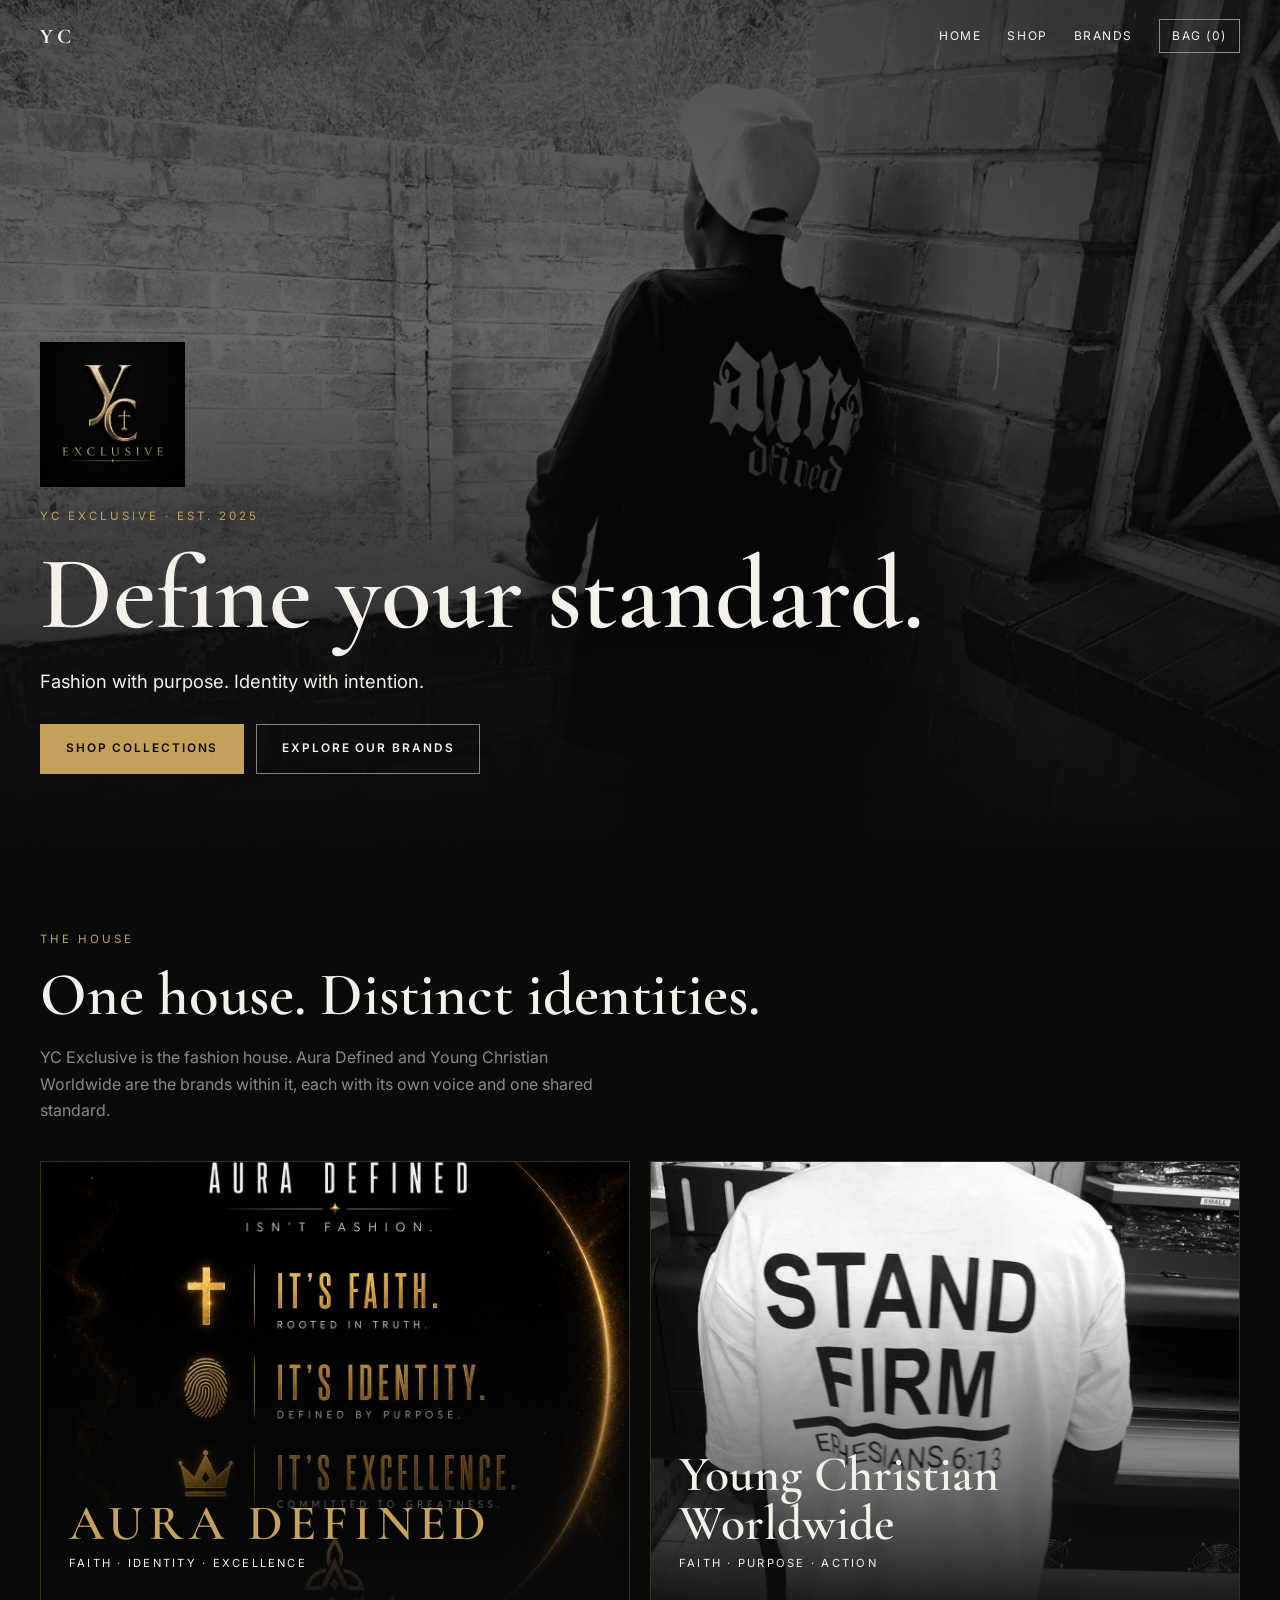
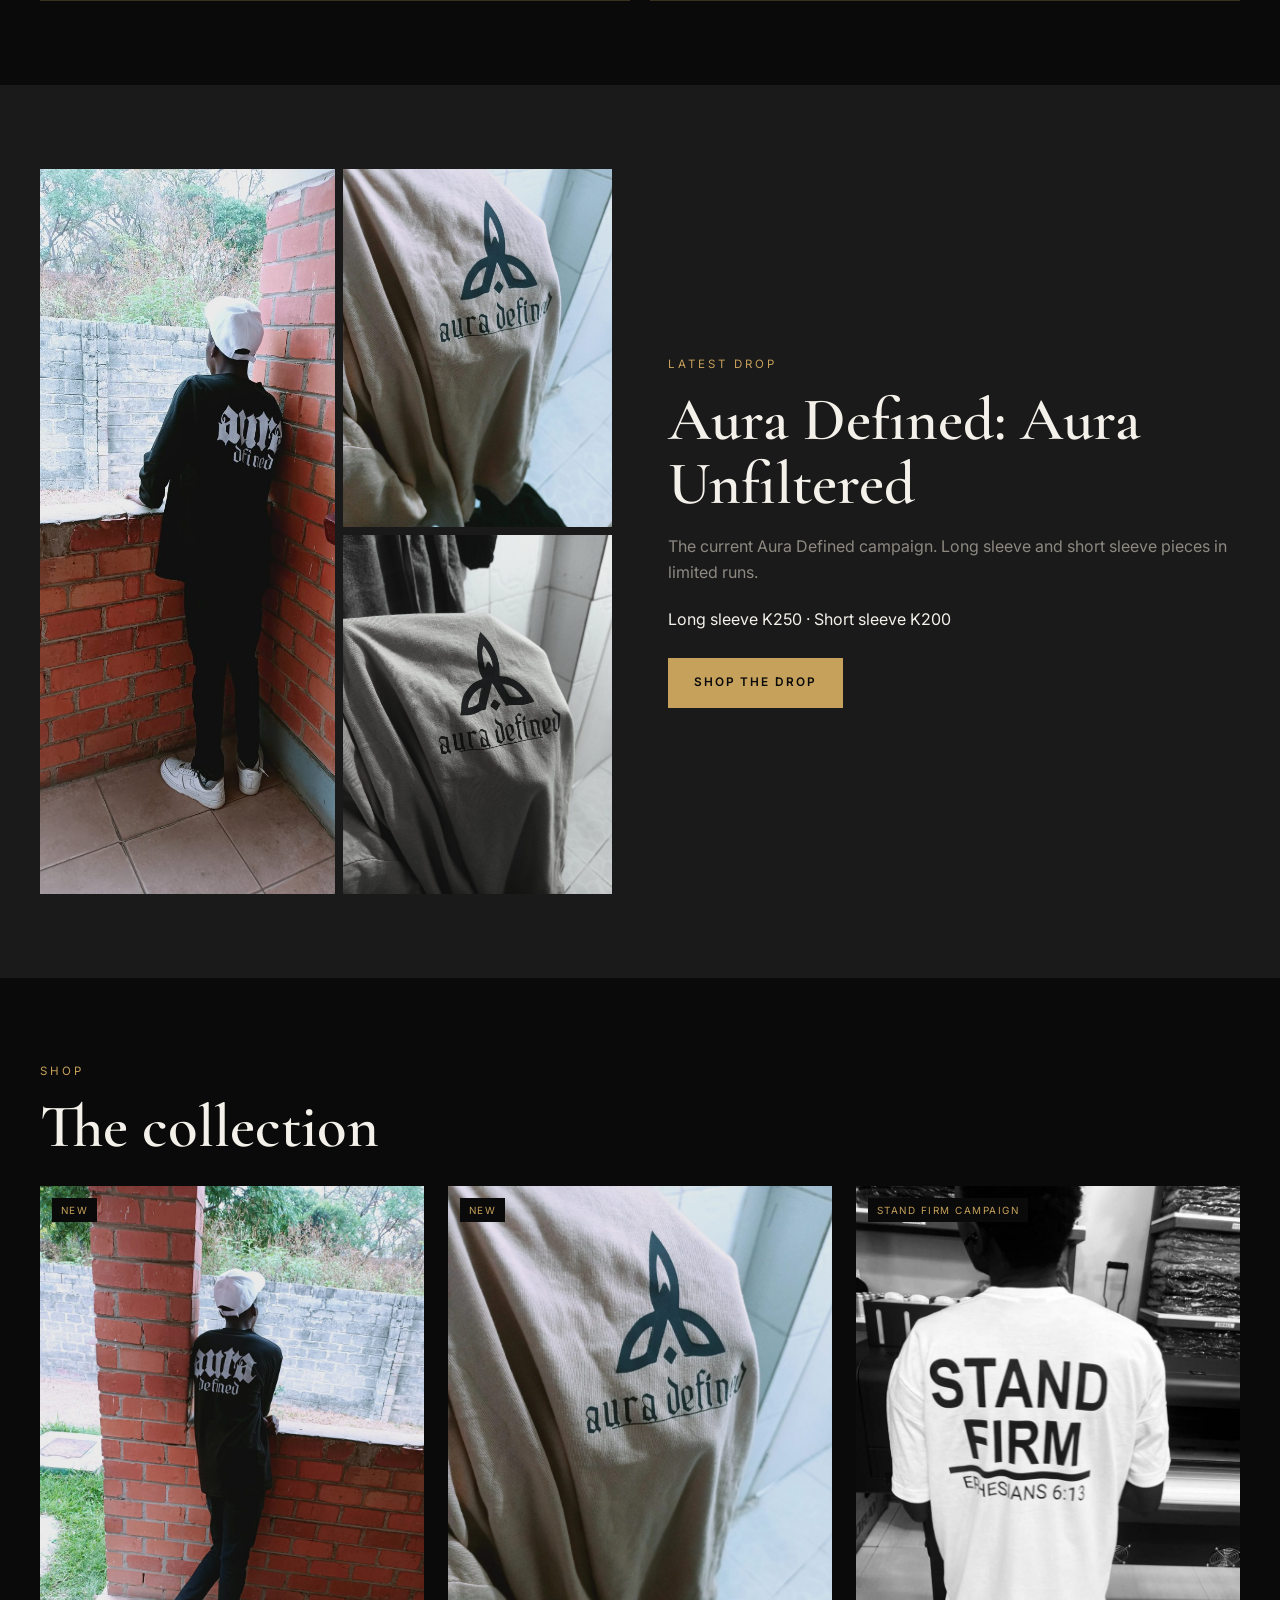
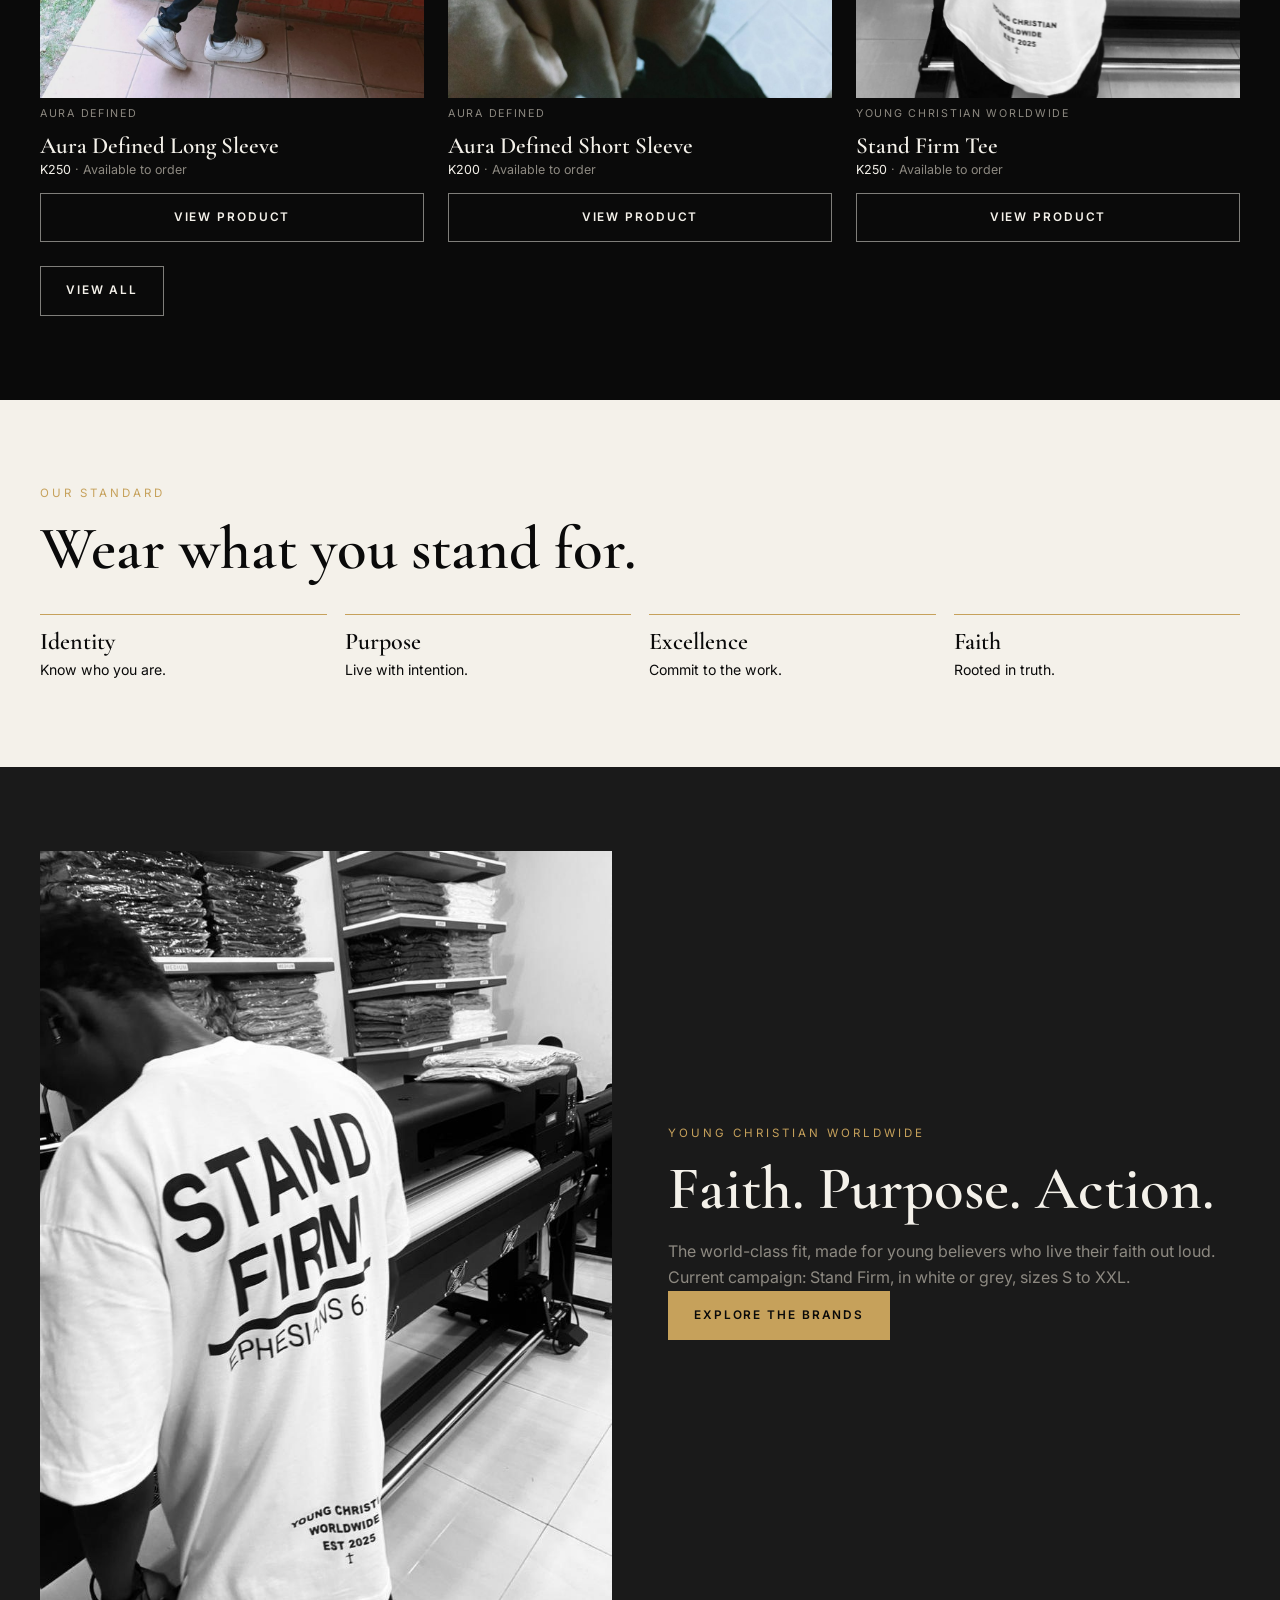
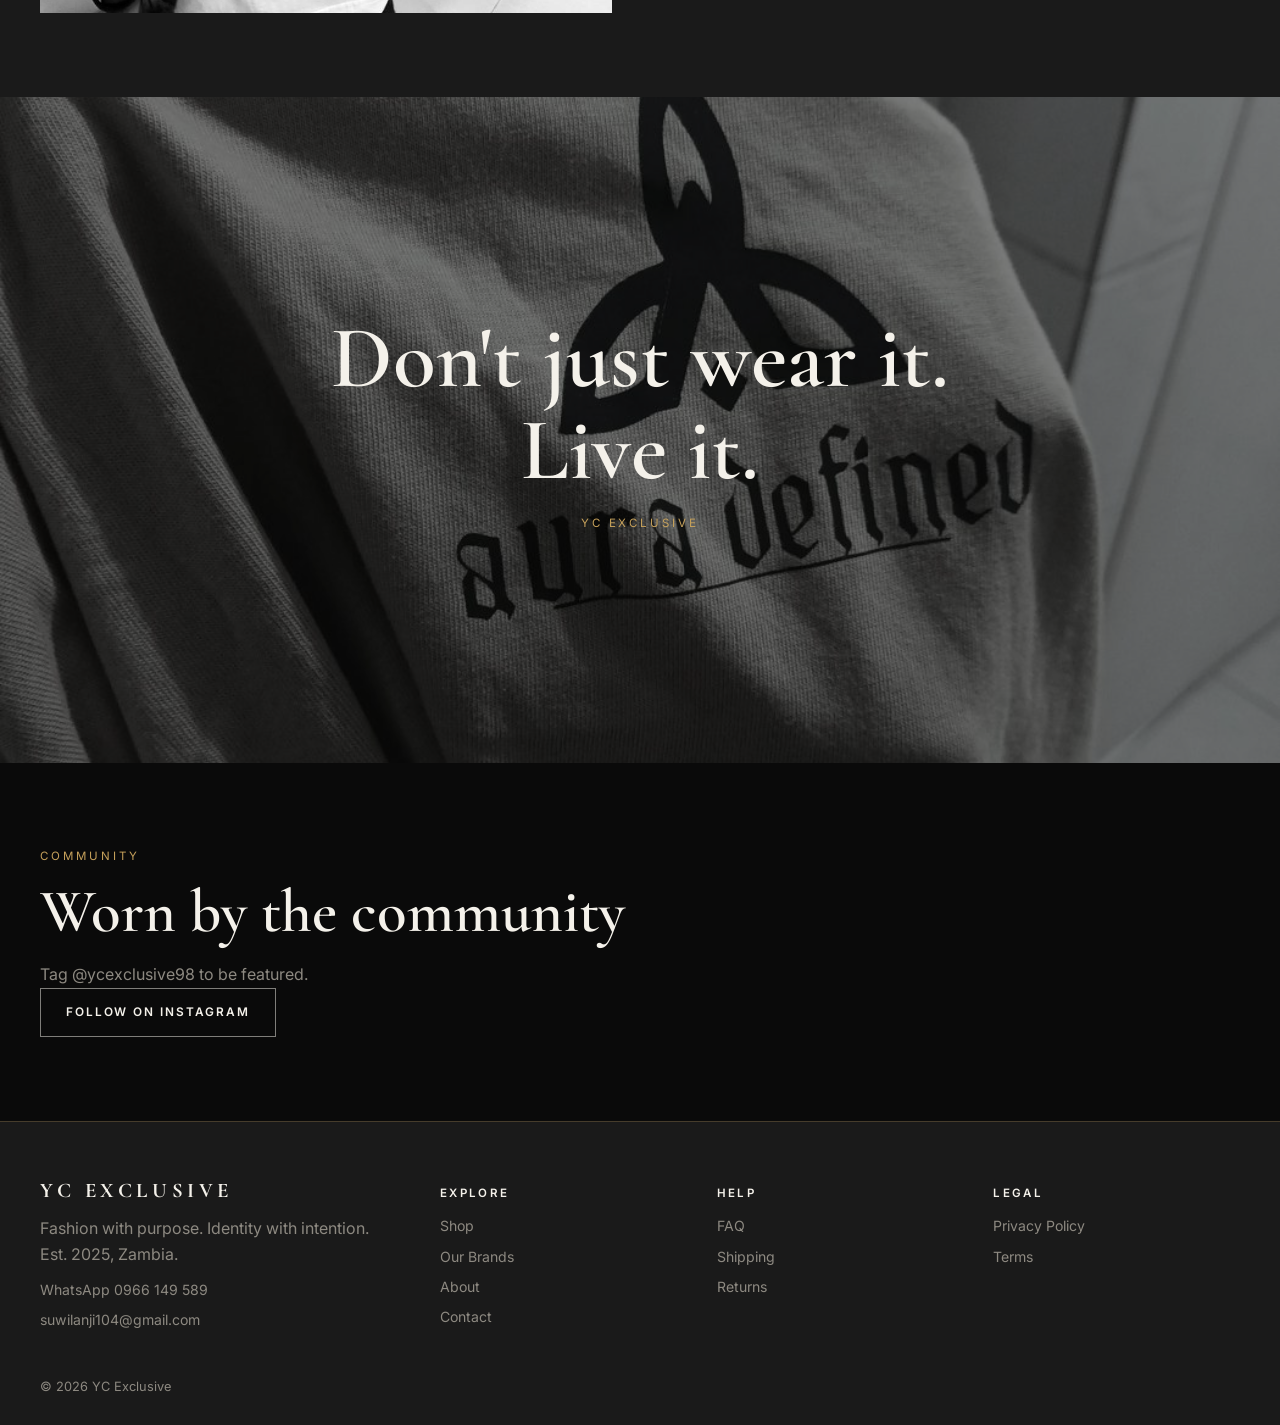
<file: index.html>
<!DOCTYPE html>
<html lang="en">

<head>
  <meta charset="UTF-8">
  <meta name="viewport" content="width=device-width, initial-scale=1">
  <meta name="description" content="YC EXCLUSIVE is a fashion house built on identity, purpose, faith and excellence.">
  <title>YC EXCLUSIVE | Define your standard</title>
  <link rel="preconnect" href="https://fonts.googleapis.com">
  <link rel="preconnect" href="https://fonts.gstatic.com" crossorigin>
  <link
    href="https://fonts.googleapis.com/css2?family=Cormorant+Garamond:wght@500;600;700&family=Inter:wght@400;500;600&display=swap"
    rel="stylesheet">
  <link rel="stylesheet" href="styles.css">
</head>

<body>
  <header class="site-header">
    <div class="wrap nav">
      <a class="wordmark" href="index.html">YC</a>
      <nav aria-label="Main navigation">
        <a href="index.html">Home</a><a href="pages/shop.html">Shop</a>
        <a href="pages/brands.html">Brands</a>
        <a class="bag-link" href="pages/cart.html">Bag (<span data-cart-count>0</span>)</a>
      </nav>
    </div>
  </header>
  <main>
    <section class="hero">
      <img class="hero-image" src="images/aura-unfiltered-brick.jpg" alt="">
      <div class="wrap hero-content"><img class="hero-mark" src="images/yc-logo-gold.jpg" alt="YC Exclusive">
        <span class="eyebrow">YC Exclusive · Est. 2025</span>
        <h1>Define your standard.</h1>
        <p>Fashion with purpose. Identity with intention.</p>
        <div class="actions"><a class="button" href="pages/shop.html">Shop collections</a>
          <a class="button outline" href="pages/brands.html">Explore our brands</a>
        </div>
      </div>
    </section>
    <section class="section">
      <div class="wrap">
        <span class="eyebrow">The House</span>
        <h2>One house. Distinct identities.</h2>
        <p class="muted intro">YC Exclusive is the fashion house. Aura Defined and Young Christian Worldwide are the
          brands within it, each with its own voice and one shared standard.</p>
        <div class="brand-cards">
          <a class="brand-card" href="pages/brands.html">
            <img src="images/aura-faith-identity-excellence.jpg" alt="Aura Defined"><span
              class="brand-card-copy"><strong class="aura">Aura Defined</strong><span>Faith ·
                Identity · Excellence</span></span></a>
          <a class="brand-card" href="pages/brands.html"><img src="images/yc-sf-white-back.jpg"
              alt="Young Christian Worldwide Stand Firm tee"><span class="brand-card-copy"><strong>Young Christian
                Worldwide</strong><span>Faith · Purpose · Action</span></span></a>
        </div>
      </div>
    </section>
    <section class="section charcoal">
      <div class="wrap split">
        <div class="mosaic"><img src="images/aura-unfiltered-brick.jpg" alt="Aura Unfiltered campaign"><img
            src="images/aura-beige-tee-detail.jpg" alt="Aura Defined tee detail"><img
            src="images/aura-unfiltered-bw.jpg" alt="Aura Unfiltered campaign portrait"></div>
        <div><span class="eyebrow">Latest drop</span>
          <h2>Aura Defined: Aura Unfiltered</h2>
          <p class="muted">The current Aura Defined campaign. Long sleeve and short sleeve pieces in limited runs.</p>
          <p class="price-note">Long sleeve K250 · Short sleeve K200</p><a class="button" href="pages/shop.html">Shop the
            drop</a>
        </div>
      </div>
    </section>
    <section class="section">
      <div class="wrap"><span class="eyebrow">Shop</span>
        <h2>The collection</h2>
        <div class="product-grid" data-products></div>
        <p class="section-action"><a class="button outline" href="pages/shop.html">View all</a></p>
      </div>
    </section>
    <section class="section ivory">
      <div class="wrap"><span class="eyebrow">Our standard</span>
        <h2>Wear what you stand for.</h2>
        <div class="values">
          <div><strong>Identity</strong><span>Know who you are.</span></div>
          <div><strong>Purpose</strong><span>Live with intention.</span></div>
          <div><strong>Excellence</strong><span>Commit to the work.</span></div>
          <div><strong>Faith</strong><span>Rooted in truth.</span></div>
        </div>
      </div>
    </section>
    <section class="section charcoal">
      <div class="wrap split"><img class="feature-image" src="images/yc-sf-white-back-shop.jpg"
          alt="Stand Firm tee, Ephesians 6:13">
        <div><span class="eyebrow">Young Christian Worldwide</span>
          <h2>Faith. Purpose. Action.</h2>
          <p class="muted">The world-class fit, made for young believers who live their faith out loud. Current
            campaign: Stand Firm, in white or grey, sizes S to XXL.</p><a class="button" href="pages/brands.html">Explore the
            brands</a>
        </div>
      </div>
    </section>
    <section class="campaign"><img src="images/aura-unfiltered-bw.jpg" alt="">
      <div>
        <h2>Don't just wear it.<br>Live it.</h2><span class="eyebrow">YC Exclusive</span>
      </div>
    </section>
    <section class="section">
      <div class="wrap"><span class="eyebrow">Community</span>
        <h2>Worn by the community</h2>
        <p class="muted">Tag @ycexclusive98 to be featured.</p><a class="button outline"
          href="https://www.instagram.com/ycexclusive98" target="_blank" rel="noopener">Follow on Instagram</a>
      </div>
    </section>
  </main>
  <footer class="site-footer">
    <div class="wrap footer-grid">
      <div><a class="wordmark" href="index.html">YC EXCLUSIVE</a>
        <p class="muted">Fashion with purpose. Identity with intention.<br>Est. 2025, Zambia.</p><a
          href="https://wa.me/260966149589">WhatsApp 0966 149 589</a><a
          href="mailto:suwilanji104@gmail.com">suwilanji104@gmail.com</a>
      </div>
      <div>
        <h3>Explore</h3>
        <a href="pages/shop.html">Shop</a>
        <a href="pages/brands.html">Our Brands</a>
        <a href="pages/about.html">About</a>
        <a href="pages/contact.html">Contact</a>
      </div>
      <div>
        <h3>Help</h3>
        <a href="pages/faq.html">FAQ</a>
        <a href="pages/shipping.html">Shipping</a>
        <a href="pages/returns.html">Returns</a>
      </div>
      <div>
        <h3>Legal</h3>
        <a href="pages/privacy.html">Privacy Policy</a>
        <a href="pages/terms.html">Terms</a>
      </div>
    </div>
    <div class="wrap copyright">© 2026 YC Exclusive</div>
  </footer>
  <script src="app.js" defer></script>
</body>

</html>
</file>
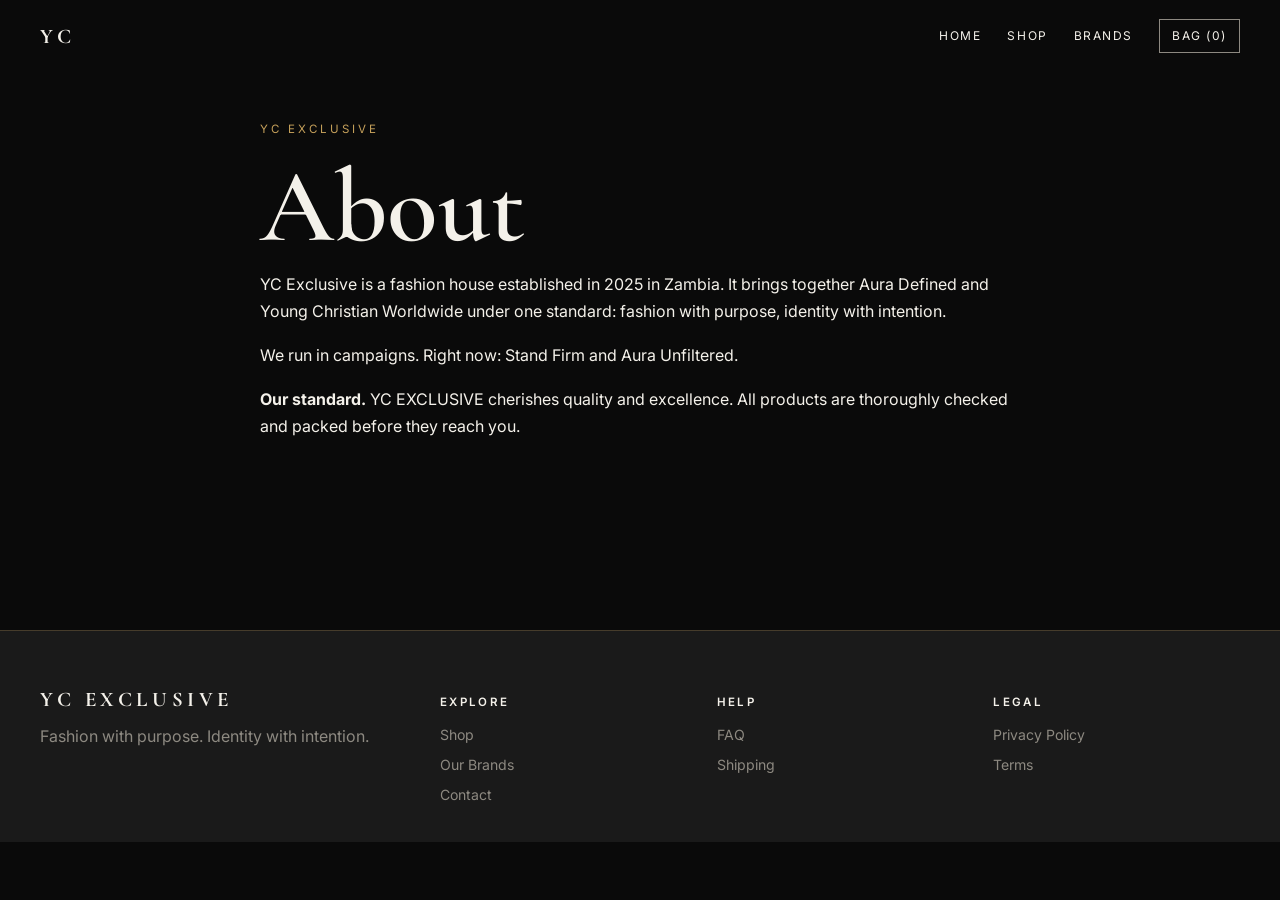
<file: pages/about.html>
<!DOCTYPE html>
<html lang="en">

<head>
    <meta charset="UTF-8">
    <base href="../pages/">
    <meta name="viewport" content="width=device-width, initial-scale=1">
    <title>About | YC EXCLUSIVE</title>
    <link rel="stylesheet" href="../styles.css">
</head>

<body>
    <header class="site-header">
        <div class="wrap nav"><a class="wordmark" href="../index.html">YC</a>
            <nav><a href="../index.html">Home</a><a href="shop.html">Shop</a><a href="brands.html">Brands</a><a
                    class="bag-link" href="cart.html">Bag (<span data-cart-count>0</span>)</a></nav>
        </div>
    </header>
    <main class="page-main">
        <div class="wrap narrow"><span class="eyebrow">YC Exclusive</span>
            <h1>About</h1>
            <p>YC Exclusive is a fashion house established in 2025 in Zambia. It brings together Aura Defined and Young
                Christian Worldwide under one standard: fashion with purpose, identity with intention.</p>
            <p>We run in campaigns. Right now: Stand Firm and Aura Unfiltered.</p>
            <p><strong>Our standard.</strong> YC EXCLUSIVE cherishes quality and excellence. All products are thoroughly
                checked and packed before they reach you.</p>
        </div>
    </main>
    <footer class="site-footer">
        <div class="wrap footer-grid">
            <div><a class="wordmark" href="../index.html">YC EXCLUSIVE</a>
                <p class="muted">Fashion with purpose. Identity with intention.</p>
            </div>
            <div>
                <h3>Explore</h3><a href="shop.html">Shop</a><a href="brands.html">Our Brands</a><a
                    href="contact.html">Contact</a>
            </div>
            <div>
                <h3>Help</h3><a href="faq.html">FAQ</a><a href="shipping.html">Shipping</a>
            </div>
            <div>
                <h3>Legal</h3><a href="privacy.html">Privacy Policy</a><a href="terms.html">Terms</a>
            </div>
        </div>
    </footer>
    <script src="../app.js" defer></script>
</body>

</html>
</file>
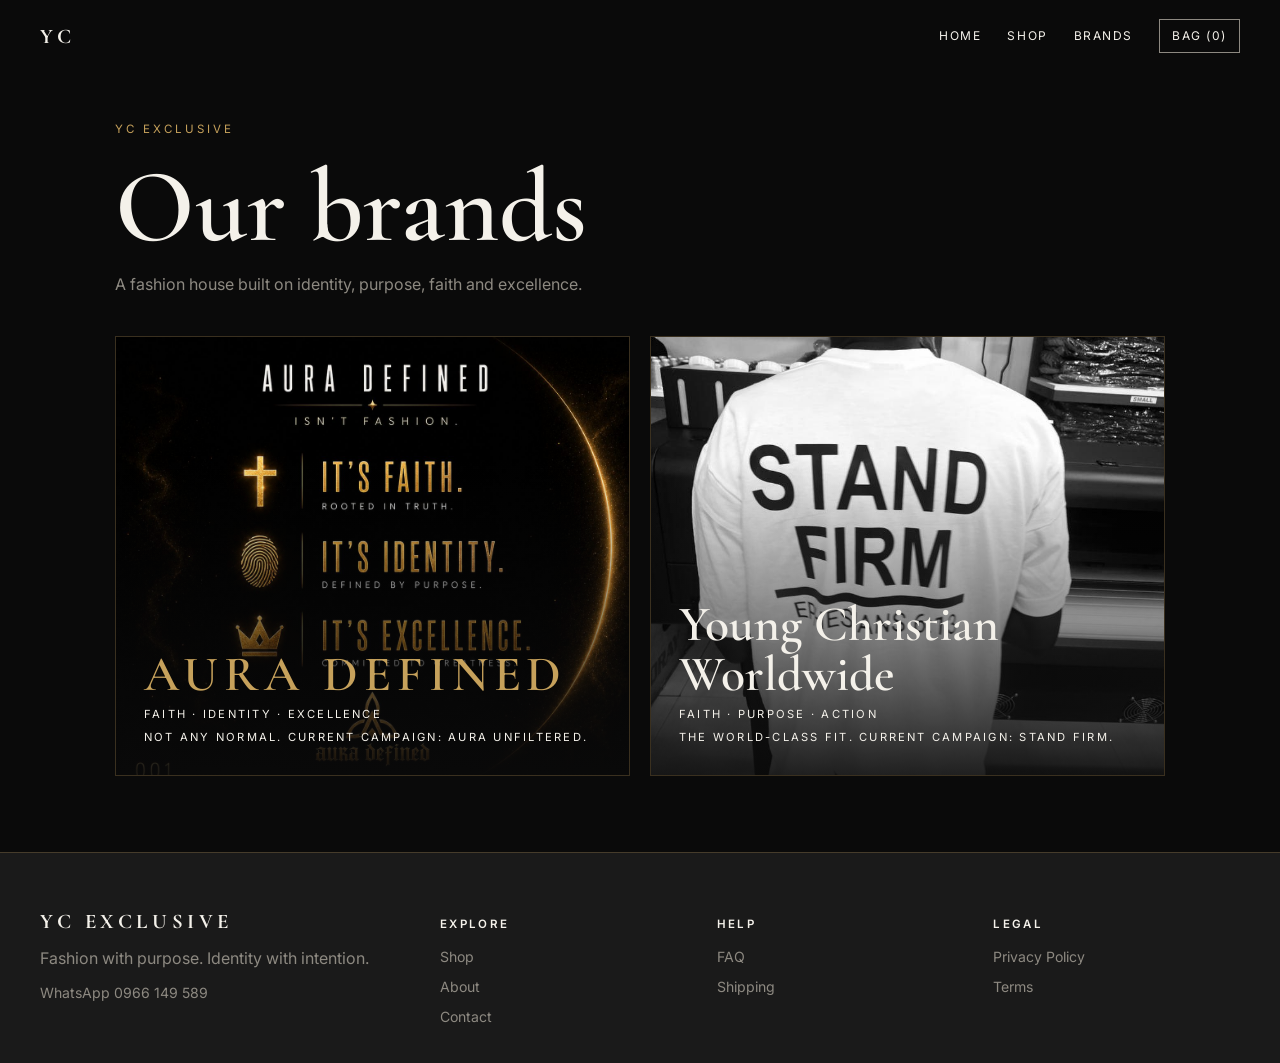
<file: pages/brands.html>
<!DOCTYPE html>
<html lang="en">

<head>
    <meta charset="UTF-8">
    <base href="../pages/">
    <meta name="viewport" content="width=device-width, initial-scale=1">
    <title>Our Brands | YC EXCLUSIVE</title>
    <link rel="preconnect" href="https://fonts.googleapis.com">
    <link rel="preconnect" href="https://fonts.gstatic.com" crossorigin>
    <link
        href="https://fonts.googleapis.com/css2?family=Cormorant+Garamond:wght@500;600;700&family=Inter:wght@400;500;600&display=swap"
        rel="stylesheet">
    <link rel="stylesheet" href="../styles.css">
</head>

<body>
    <header class="site-header">
        <div class="wrap nav"><a class="wordmark" href="../index.html">YC</a>
            <nav aria-label="Main navigation"><a href="../index.html">Home</a><a href="shop.html">Shop</a><a
                    href="brands.html">Brands</a><a class="bag-link" href="cart.html">Bag (<span
                        data-cart-count>0</span>)</a></nav>
        </div>
    </header>
    <main class="page-main">
        <div class="wrap"><span class="eyebrow">YC Exclusive</span>
            <h1>Our brands</h1>
            <p class="muted">A fashion house built on identity, purpose, faith and excellence.</p>
            <div class="brand-cards"><a class="brand-card" href="shop.html"><img
                        src="../images/aura-faith-identity-excellence.jpg" alt="Aura Defined"><span
                        class="brand-card-copy"><strong class="aura">Aura Defined</strong><span>Faith · Identity ·
                            Excellence</span><span>Not any normal. Current campaign: Aura
                            Unfiltered.</span></span></a><a class="brand-card" href="shop.html"><img
                        src="../images/yc-sf-white-back.jpg" alt="Young Christian Worldwide"><span
                        class="brand-card-copy"><strong>Young Christian Worldwide</strong><span>Faith · Purpose ·
                            Action</span><span>The world-class fit. Current campaign: Stand Firm.</span></span></a>
            </div>
        </div>
    </main>
    <footer class="site-footer">
        <div class="wrap footer-grid">
            <div><a class="wordmark" href="../index.html">YC EXCLUSIVE</a>
                <p class="muted">Fashion with purpose. Identity with intention.</p><a
                    href="https://wa.me/260966149589">WhatsApp 0966 149 589</a>
            </div>
            <div>
                <h3>Explore</h3><a href="shop.html">Shop</a><a href="about.html">About</a><a
                    href="contact.html">Contact</a>
            </div>
            <div>
                <h3>Help</h3><a href="faq.html">FAQ</a><a href="shipping.html">Shipping</a>
            </div>
            <div>
                <h3>Legal</h3><a href="privacy.html">Privacy Policy</a><a href="terms.html">Terms</a>
            </div>
        </div>
    </footer>
    <script src="../app.js" defer></script>
</body>

</html>
</file>
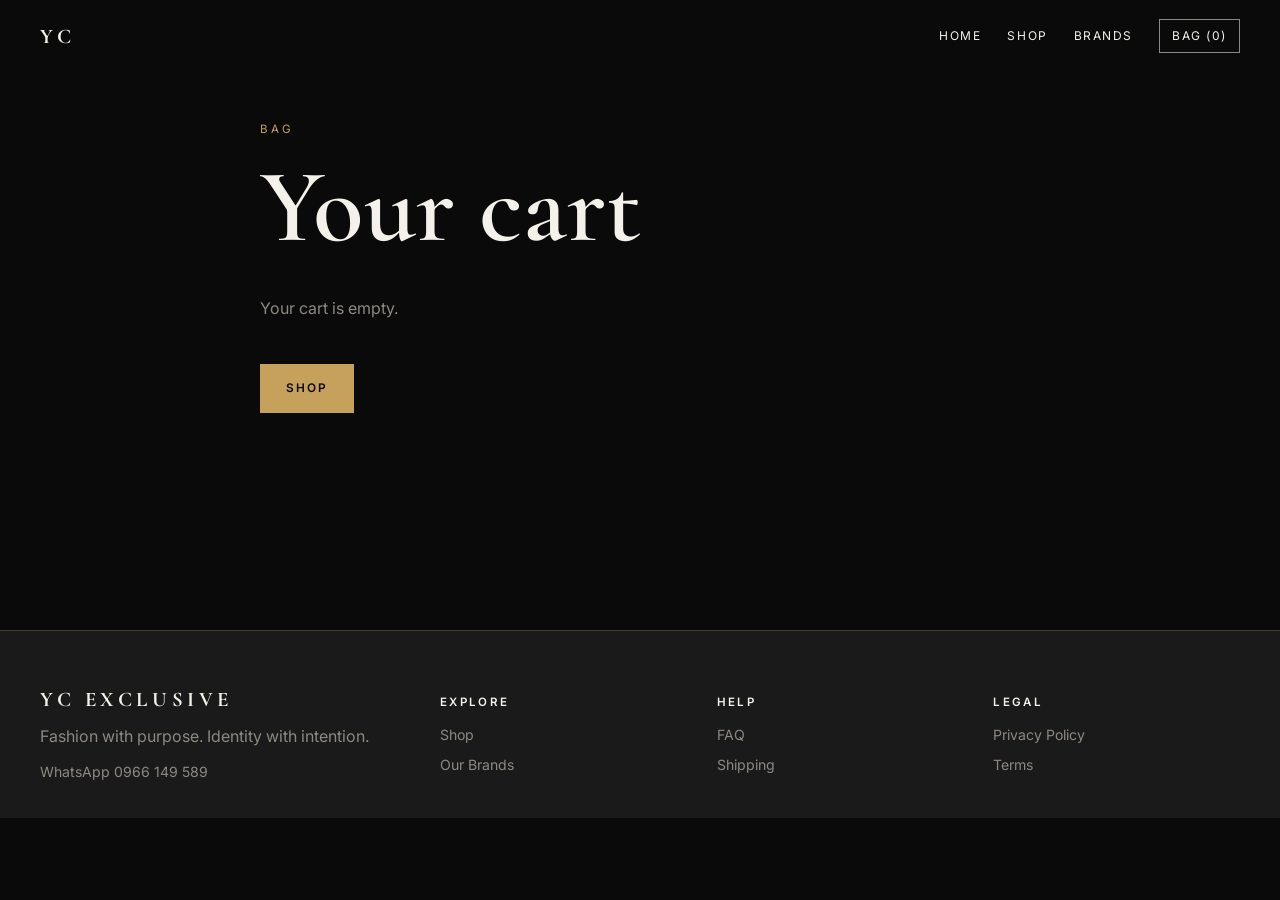
<file: pages/cart.html>
<!DOCTYPE html>
<html lang="en">

<head>
    <meta charset="UTF-8">
    <base href="../pages/">
    <meta name="viewport" content="width=device-width, initial-scale=1">
    <title>Your Bag | YC EXCLUSIVE</title>
    <link rel="preconnect" href="https://fonts.googleapis.com">
    <link rel="preconnect" href="https://fonts.gstatic.com" crossorigin>
    <link
        href="https://fonts.googleapis.com/css2?family=Cormorant+Garamond:wght@500;600;700&family=Inter:wght@400;500;600&display=swap"
        rel="stylesheet">
    <link rel="stylesheet" href="../styles.css">
</head>

<body>
    <header class="site-header">
        <div class="wrap nav"><a class="wordmark" href="../index.html">YC</a>
            <nav aria-label="Main navigation"><a href="../index.html">Home</a><a href="shop.html">Shop</a><a
                    href="brands.html">Brands</a><a class="bag-link" href="cart.html">Bag (<span
                        data-cart-count>0</span>)</a></nav>
        </div>
    </header>
    <main class="page-main">
        <div class="wrap narrow"><span class="eyebrow">Bag</span>
            <h1>Your cart</h1>
            <div data-cart-items></div>
        </div>
    </main>
    <footer class="site-footer">
        <div class="wrap footer-grid">
            <div><a class="wordmark" href="../index.html">YC EXCLUSIVE</a>
                <p class="muted">Fashion with purpose. Identity with intention.</p><a
                    href="https://wa.me/260966149589">WhatsApp 0966 149 589</a>
            </div>
            <div>
                <h3>Explore</h3><a href="shop.html">Shop</a><a href="brands.html">Our Brands</a>
            </div>
            <div>
                <h3>Help</h3><a href="faq.html">FAQ</a><a href="shipping.html">Shipping</a>
            </div>
            <div>
                <h3>Legal</h3><a href="privacy.html">Privacy Policy</a><a href="terms.html">Terms</a>
            </div>
        </div>
    </footer>
    <script src="../app.js" defer></script>
</body>

</html>
</file>
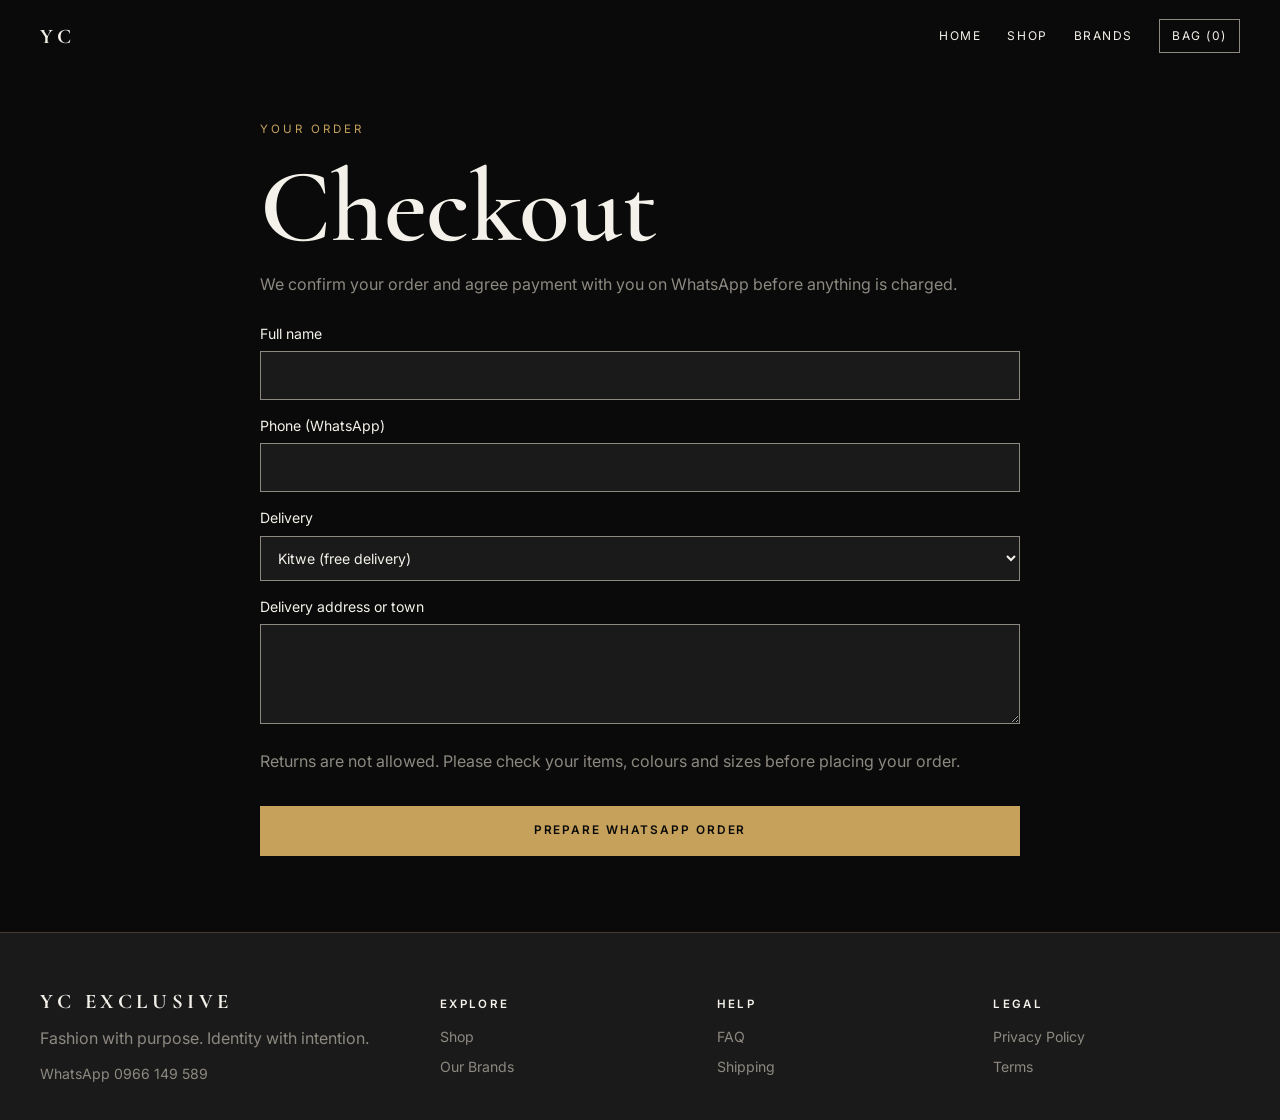
<file: pages/checkout.html>
<!DOCTYPE html>
<html lang="en">

<head>
    <meta charset="UTF-8">
    <base href="../pages/">
    <meta name="viewport" content="width=device-width, initial-scale=1">
    <title>Checkout | YC EXCLUSIVE</title>
    <link rel="preconnect" href="https://fonts.googleapis.com">
    <link rel="preconnect" href="https://fonts.gstatic.com" crossorigin>
    <link
        href="https://fonts.googleapis.com/css2?family=Cormorant+Garamond:wght@500;600;700&family=Inter:wght@400;500;600&display=swap"
        rel="stylesheet">
    <link rel="stylesheet" href="../styles.css">
</head>

<body>
    <header class="site-header">
        <div class="wrap nav"><a class="wordmark" href="../index.html">YC</a>
            <nav aria-label="Main navigation"><a href="../index.html">Home</a><a href="shop.html">Shop</a><a
                    href="brands.html">Brands</a><a class="bag-link" href="cart.html">Bag (<span
                        data-cart-count>0</span>)</a></nav>
        </div>
    </header>
    <main class="page-main">
        <div class="wrap narrow"><span class="eyebrow">Your order</span>
            <h1>Checkout</h1>
            <p class="muted">We confirm your order and agree payment with you on WhatsApp before anything is charged.
            </p>
            <form class="checkout-form" data-checkout><label>Full name<input name="name" autocomplete="name"
                        required></label><label>Phone (WhatsApp)<input name="phone" type="tel" autocomplete="tel"
                        required></label><label>Delivery<select name="delivery">
                        <option>Kitwe (free delivery)</option>
                        <option>Outside Kitwe (delivery fee applies)</option>
                    </select></label><label>Delivery address or town<textarea name="address"
                        required></textarea></label>
                <p class="muted">Returns are not allowed. Please check your items, colours and sizes before placing your
                    order.</p><button class="button" type="submit">Prepare WhatsApp order</button>
            </form>
            <section class="order-handoff" data-order-handoff hidden aria-live="polite">
                <h2>Order ready</h2>
                <p>Review your order message, then open WhatsApp and tap Send to place your order.</p><a class="button"
                    data-whatsapp-order target="_blank" rel="noopener">Open WhatsApp to send order</a><label
                    for="order-message">Order message (copy if WhatsApp does not open)</label><textarea
                    id="order-message" data-order-message readonly></textarea><button class="button outline"
                    type="button" data-confirm-sent>I've sent my order</button>
            </section>
        </div>
    </main>
    <footer class="site-footer">
        <div class="wrap footer-grid">
            <div><a class="wordmark" href="../index.html">YC EXCLUSIVE</a>
                <p class="muted">Fashion with purpose. Identity with intention.</p><a
                    href="https://wa.me/260966149589">WhatsApp 0966 149 589</a>
            </div>
            <div>
                <h3>Explore</h3><a href="shop.html">Shop</a><a href="brands.html">Our Brands</a>
            </div>
            <div>
                <h3>Help</h3><a href="faq.html">FAQ</a><a href="shipping.html">Shipping</a>
            </div>
            <div>
                <h3>Legal</h3><a href="privacy.html">Privacy Policy</a><a href="terms.html">Terms</a>
            </div>
        </div>
    </footer>
    <script src="../app.js" defer></script>
</body>

</html>
</file>
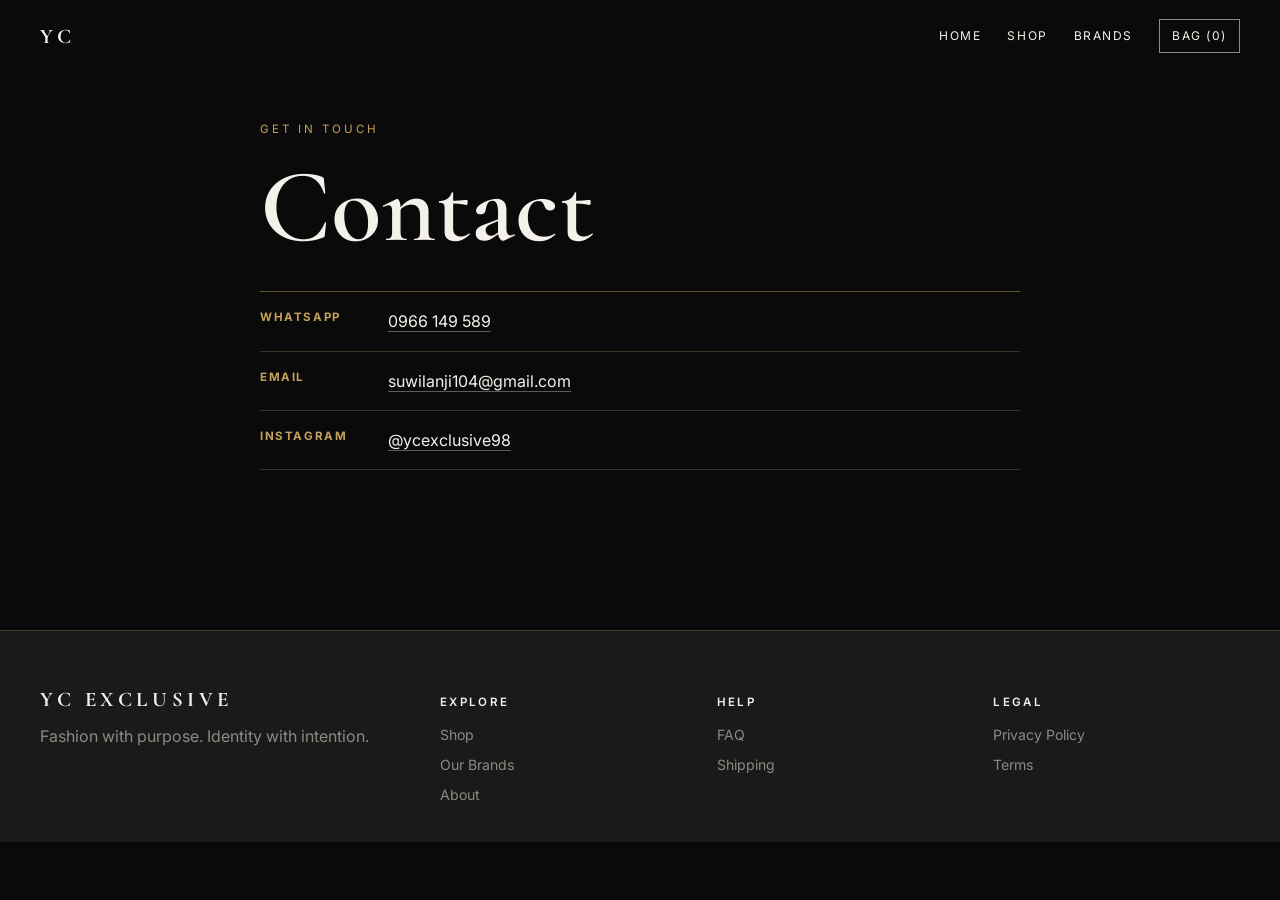
<file: pages/contact.html>
<!DOCTYPE html>
<html lang="en">

<head>
    <meta charset="UTF-8">
    <base href="../pages/">
    <meta name="viewport" content="width=device-width, initial-scale=1">
    <title>Contact | YC EXCLUSIVE</title>
    <link rel="stylesheet" href="../styles.css">
</head>

<body>
    <header class="site-header">
        <div class="wrap nav"><a class="wordmark" href="../index.html">YC</a>
            <nav><a href="../index.html">Home</a><a href="shop.html">Shop</a><a href="brands.html">Brands</a><a
                    class="bag-link" href="cart.html">Bag (<span data-cart-count>0</span>)</a></nav>
        </div>
    </header>
    <main class="page-main">
        <div class="wrap narrow"><span class="eyebrow">Get in touch</span>
            <h1>Contact</h1>
            <div class="contact-details" aria-label="Contact details">
                <p><strong>WhatsApp</strong><a href="https://wa.me/260966149589">0966 149 589</a></p>
                <p><strong>Email</strong><a href="mailto:suwilanji104@gmail.com">suwilanji104@gmail.com</a></p>
                <p><strong>Instagram</strong><a href="https://www.instagram.com/ycexclusive98">@ycexclusive98</a></p>
            </div>
        </div>
    </main>
    <footer class="site-footer">
        <div class="wrap footer-grid">
            <div><a class="wordmark" href="../index.html">YC EXCLUSIVE</a>
                <p class="muted">Fashion with purpose. Identity with intention.</p>
            </div>
            <div>
                <h3>Explore</h3><a href="shop.html">Shop</a><a href="brands.html">Our Brands</a><a
                    href="about.html">About</a>
            </div>
            <div>
                <h3>Help</h3><a href="faq.html">FAQ</a><a href="shipping.html">Shipping</a>
            </div>
            <div>
                <h3>Legal</h3><a href="privacy.html">Privacy Policy</a><a href="terms.html">Terms</a>
            </div>
        </div>
    </footer>
    <script src="../app.js" defer></script>
</body>

</html>
</file>
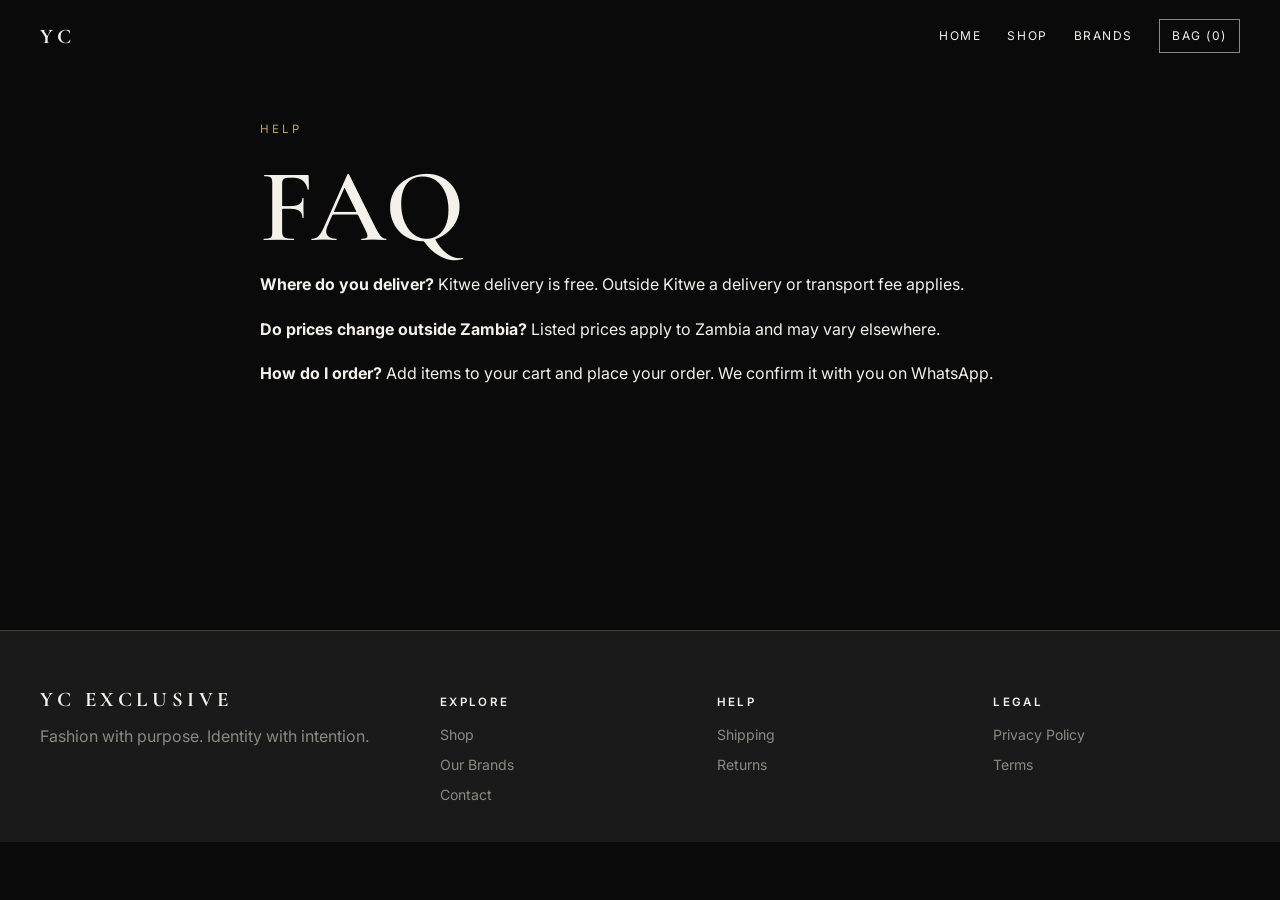
<file: pages/faq.html>
<!DOCTYPE html>
<html lang="en">

<head>
    <meta charset="UTF-8">
    <base href="../pages/">
    <meta name="viewport" content="width=device-width, initial-scale=1">
    <title>FAQ | YC EXCLUSIVE</title>
    <link rel="stylesheet" href="../styles.css">
</head>

<body>
    <header class="site-header">
        <div class="wrap nav"><a class="wordmark" href="../index.html">YC</a>
            <nav><a href="../index.html">Home</a><a href="shop.html">Shop</a><a href="brands.html">Brands</a><a
                    class="bag-link" href="cart.html">Bag (<span data-cart-count>0</span>)</a></nav>
        </div>
    </header>
    <main class="page-main">
        <div class="wrap narrow"><span class="eyebrow">Help</span>
            <h1>FAQ</h1>
            <p><strong>Where do you deliver?</strong> Kitwe delivery is free. Outside Kitwe a delivery or transport fee
                applies.</p>
            <p><strong>Do prices change outside Zambia?</strong> Listed prices apply to Zambia and may vary elsewhere.
            </p>
            <p><strong>How do I order?</strong> Add items to your cart and place your order. We confirm it with you on
                WhatsApp.</p>
        </div>
    </main>
    <footer class="site-footer">
        <div class="wrap footer-grid">
            <div><a class="wordmark" href="../index.html">YC EXCLUSIVE</a>
                <p class="muted">Fashion with purpose. Identity with intention.</p>
            </div>
            <div>
                <h3>Explore</h3><a href="shop.html">Shop</a><a href="brands.html">Our Brands</a><a
                    href="contact.html">Contact</a>
            </div>
            <div>
                <h3>Help</h3><a href="shipping.html">Shipping</a><a href="returns.html">Returns</a>
            </div>
            <div>
                <h3>Legal</h3><a href="privacy.html">Privacy Policy</a><a href="terms.html">Terms</a>
            </div>
        </div>
    </footer>
    <script src="../app.js" defer></script>
</body>

</html>
</file>
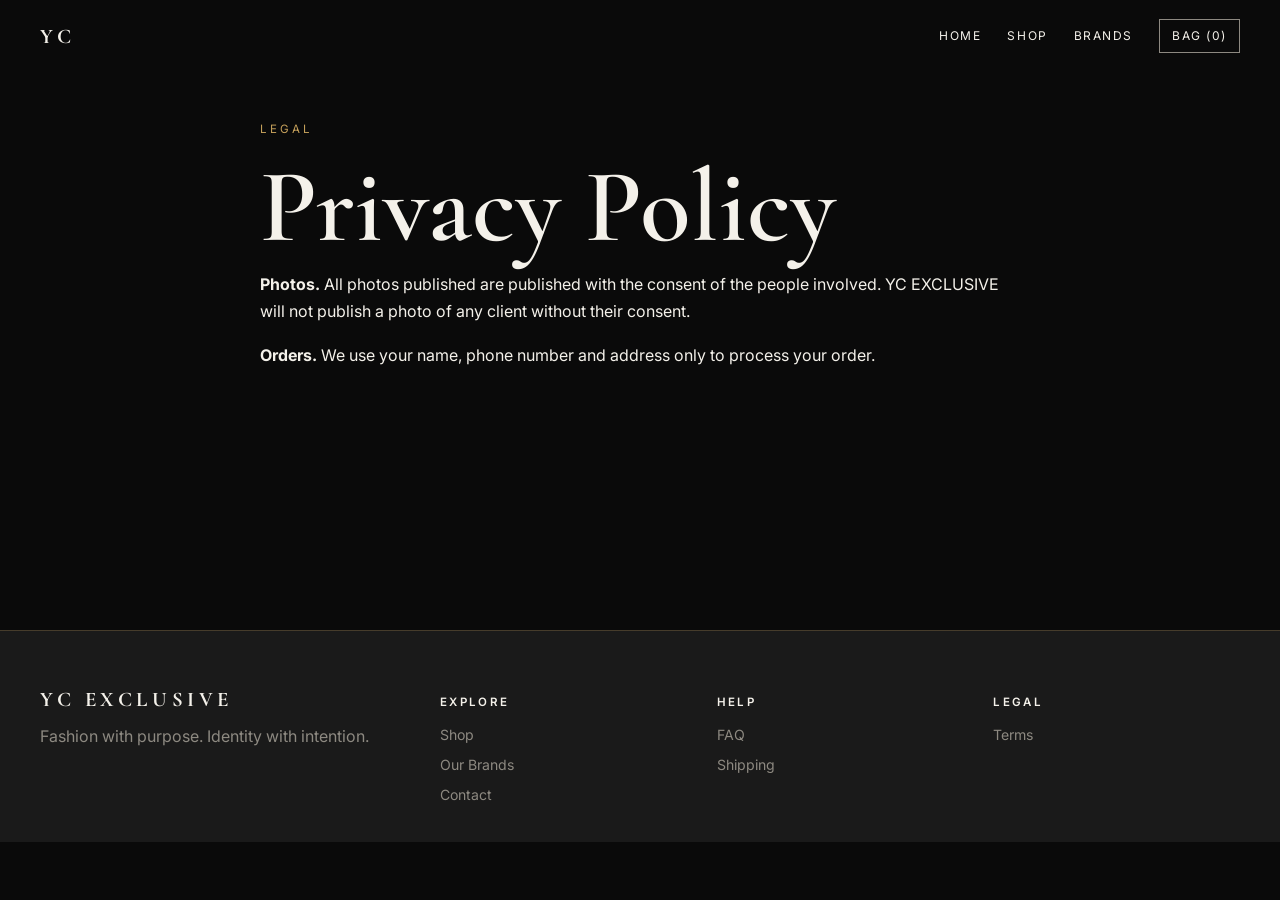
<file: pages/privacy.html>
<!DOCTYPE html>
<html lang="en">

<head>
    <meta charset="UTF-8">
    <base href="../pages/">
    <meta name="viewport" content="width=device-width, initial-scale=1">
    <title>Privacy Policy | YC EXCLUSIVE</title>
    <link rel="stylesheet" href="../styles.css">
    <script src="../app.js" defer></script>
</head>

<body>
    <header class="site-header">
        <div class="wrap nav"><a class="wordmark" href="../index.html">YC</a>
            <nav><a href="../index.html">Home</a><a href="shop.html">Shop</a><a href="brands.html">Brands</a><a
                    class="bag-link" href="cart.html">Bag (<span data-cart-count>0</span>)</a></nav>
        </div>
    </header>
    <main class="page-main">
        <div class="wrap narrow"><span class="eyebrow">Legal</span>
            <h1>Privacy Policy</h1>
            <p><strong>Photos.</strong> All photos published are published with the consent of the people involved. YC
                EXCLUSIVE will not publish a photo of any client without their consent.</p>
            <p><strong>Orders.</strong> We use your name, phone number and address only to process your order.</p>
        </div>
    </main>
    <footer class="site-footer">
        <div class="wrap footer-grid">
            <div><a class="wordmark" href="../index.html">YC EXCLUSIVE</a>
                <p class="muted">Fashion with purpose. Identity with intention.</p>
            </div>
            <div>
                <h3>Explore</h3><a href="shop.html">Shop</a><a href="brands.html">Our Brands</a><a
                    href="contact.html">Contact</a>
            </div>
            <div>
                <h3>Help</h3><a href="faq.html">FAQ</a><a href="shipping.html">Shipping</a>
            </div>
            <div>
                <h3>Legal</h3><a href="terms.html">Terms</a>
            </div>
        </div>
    </footer>
    <script src="../app.js" defer></script>
</body>

</html>
</file>
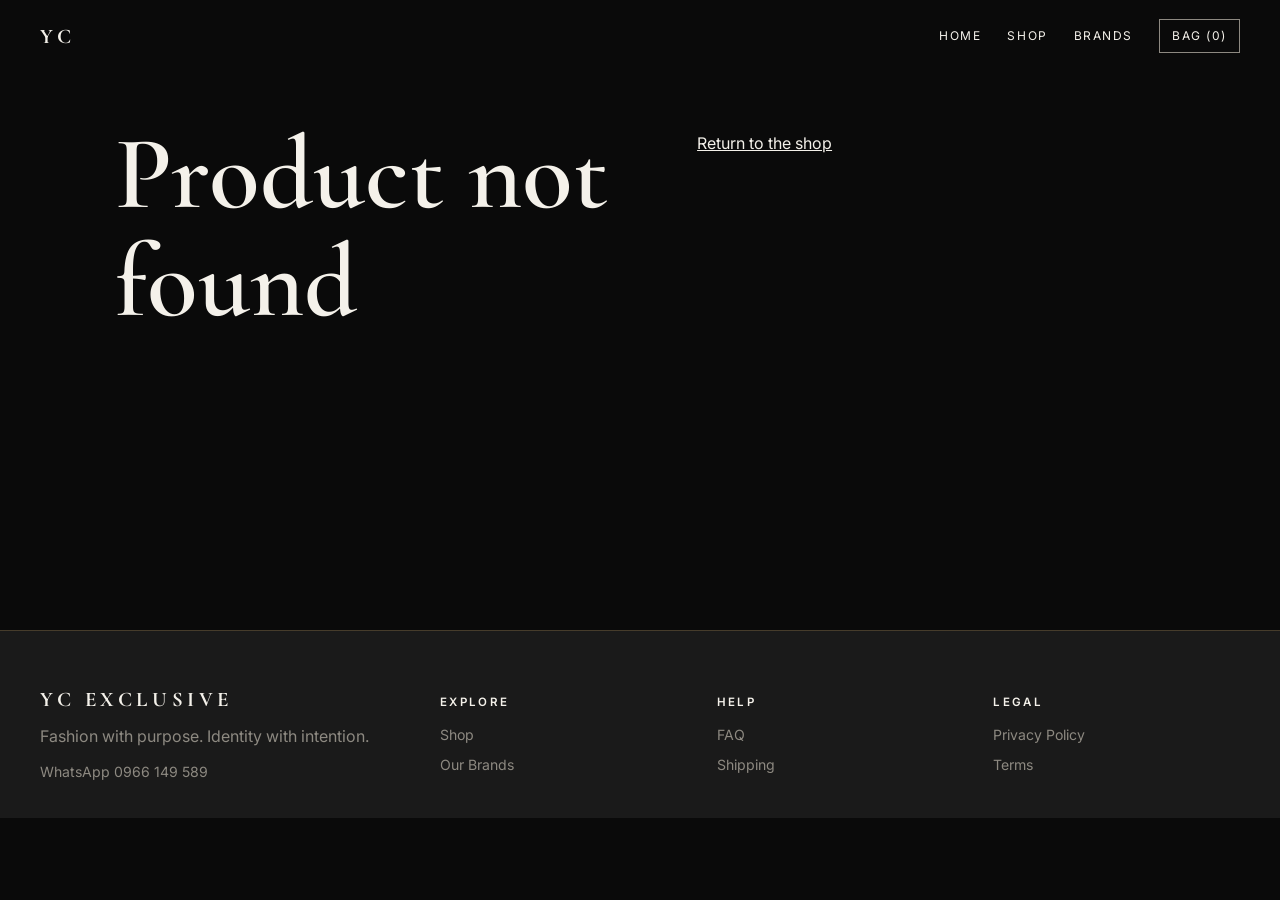
<file: pages/product.html>
<!DOCTYPE html>
<html lang="en">

<head>
    <meta charset="UTF-8">
    <base href="../pages/">
    <meta name="viewport" content="width=device-width, initial-scale=1">
    <title>Product | YC EXCLUSIVE</title>
    <link rel="preconnect" href="https://fonts.googleapis.com">
    <link rel="preconnect" href="https://fonts.gstatic.com" crossorigin>
    <link
        href="https://fonts.googleapis.com/css2?family=Cormorant+Garamond:wght@500;600;700&family=Inter:wght@400;500;600&display=swap"
        rel="stylesheet">
    <link rel="stylesheet" href="../styles.css">
</head>

<body>
    <header class="site-header">
        <div class="wrap nav"><a class="wordmark" href="../index.html">YC</a>
            <nav aria-label="Main navigation"><a href="../index.html">Home</a><a href="shop.html">Shop</a><a
                    href="brands.html">Brands</a><a class="bag-link" href="cart.html">Bag (<span
                        data-cart-count>0</span>)</a></nav>
        </div>
    </header>
    <main class="page-main">
        <div class="wrap product-detail" data-product-detail></div>
    </main>
    <footer class="site-footer">
        <div class="wrap footer-grid">
            <div><a class="wordmark" href="../index.html">YC EXCLUSIVE</a>
                <p class="muted">Fashion with purpose. Identity with intention.</p><a
                    href="https://wa.me/260966149589">WhatsApp 0966 149 589</a>
            </div>
            <div>
                <h3>Explore</h3><a href="shop.html">Shop</a><a href="brands.html">Our Brands</a>
            </div>
            <div>
                <h3>Help</h3><a href="faq.html">FAQ</a><a href="shipping.html">Shipping</a>
            </div>
            <div>
                <h3>Legal</h3><a href="privacy.html">Privacy Policy</a><a href="terms.html">Terms</a>
            </div>
        </div>
    </footer>
    <script src="../app.js" defer></script>
</body>

</html>
</file>
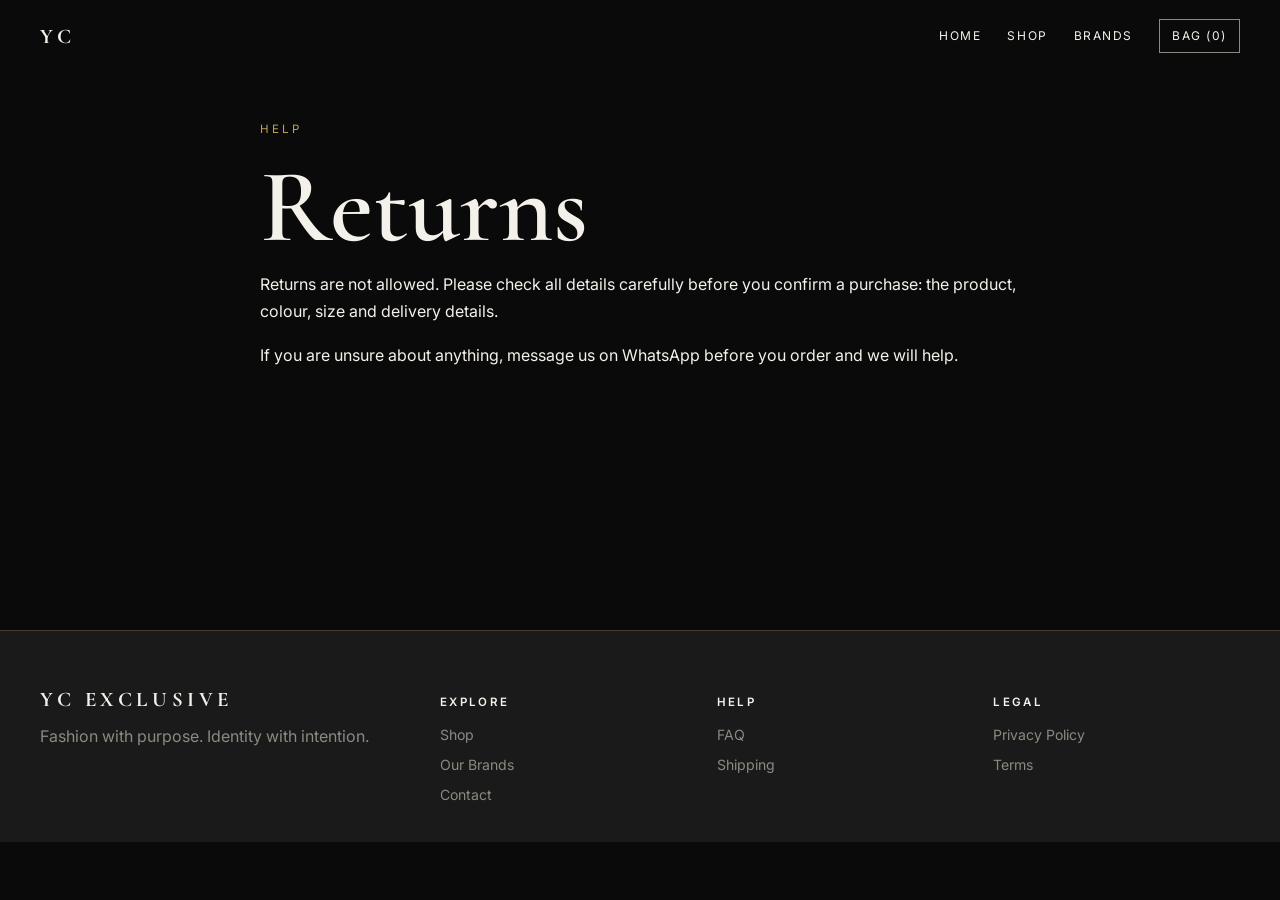
<file: pages/returns.html>
<!DOCTYPE html>
<html lang="en">

<head>
    <meta charset="UTF-8">
    <base href="../pages/">
    <meta name="viewport" content="width=device-width, initial-scale=1">
    <title>Returns | YC EXCLUSIVE</title>
    <link rel="stylesheet" href="../styles.css">
</head>

<body>
    <header class="site-header">
        <div class="wrap nav"><a class="wordmark" href="../index.html">YC</a>
            <nav><a href="../index.html">Home</a><a href="shop.html">Shop</a><a href="brands.html">Brands</a><a
                    class="bag-link" href="cart.html">Bag (<span data-cart-count>0</span>)</a></nav>
        </div>
    </header>
    <main class="page-main">
        <div class="wrap narrow"><span class="eyebrow">Help</span>
            <h1>Returns</h1>
            <p>Returns are not allowed. Please check all details carefully before you confirm a purchase: the product,
                colour, size and delivery details.</p>
            <p>If you are unsure about anything, message us on WhatsApp before you order and we will help.</p>
        </div>
    </main>
    <footer class="site-footer">
        <div class="wrap footer-grid">
            <div><a class="wordmark" href="../index.html">YC EXCLUSIVE</a>
                <p class="muted">Fashion with purpose. Identity with intention.</p>
            </div>
            <div>
                <h3>Explore</h3><a href="shop.html">Shop</a><a href="brands.html">Our Brands</a><a
                    href="contact.html">Contact</a>
            </div>
            <div>
                <h3>Help</h3><a href="faq.html">FAQ</a><a href="shipping.html">Shipping</a>
            </div>
            <div>
                <h3>Legal</h3><a href="privacy.html">Privacy Policy</a><a href="terms.html">Terms</a>
            </div>
        </div>
    </footer>
    <script src="../app.js" defer></script>
</body>

</html>
</file>
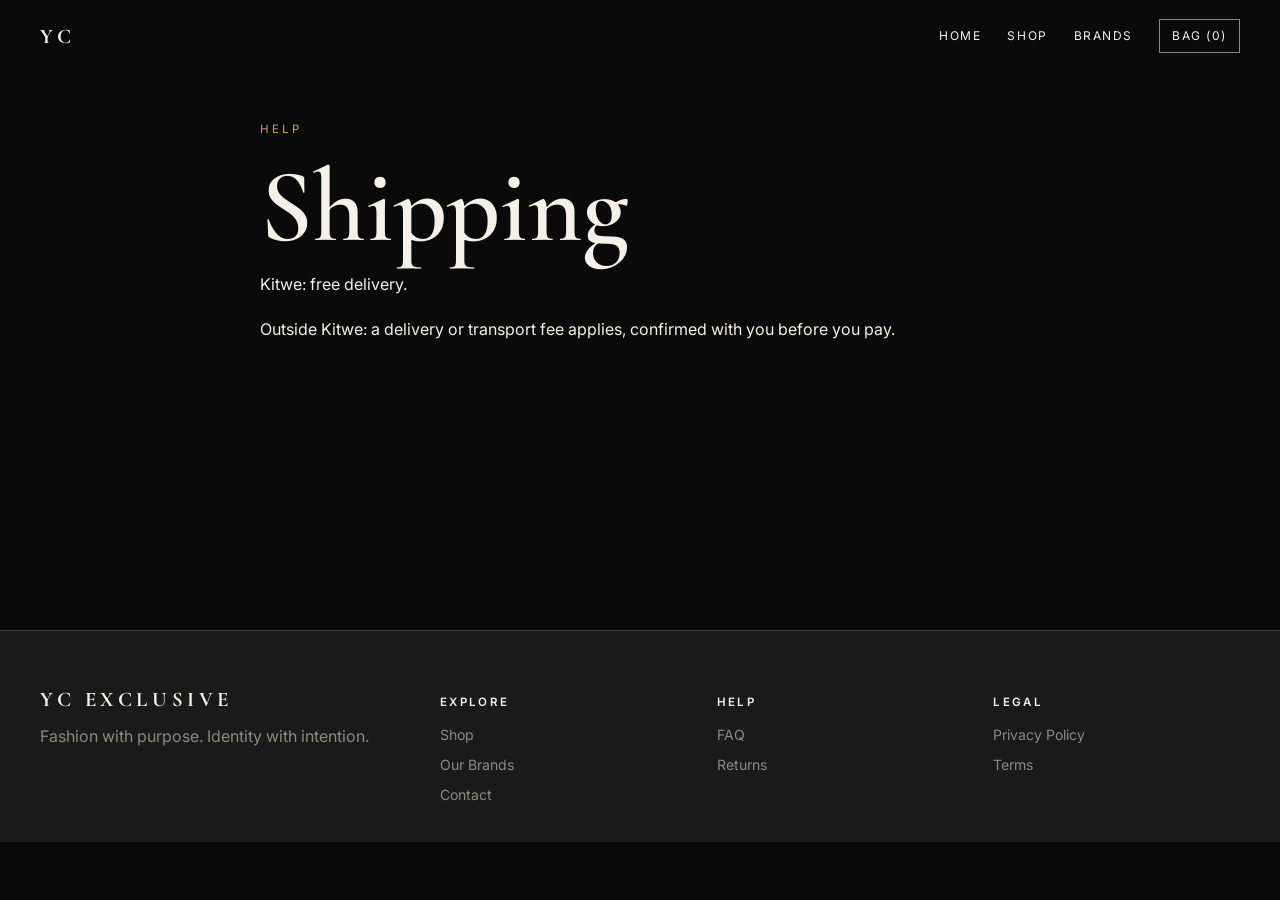
<file: pages/shipping.html>
<!DOCTYPE html>
<html lang="en">

<head>
    <meta charset="UTF-8">
    <base href="../pages/">
    <meta name="viewport" content="width=device-width, initial-scale=1">
    <title>Shipping | YC EXCLUSIVE</title>
    <link rel="stylesheet" href="../styles.css">
</head>

<body>
    <header class="site-header">
        <div class="wrap nav"><a class="wordmark" href="../index.html">YC</a>
            <nav><a href="../index.html">Home</a><a href="shop.html">Shop</a><a href="brands.html">Brands</a><a
                    class="bag-link" href="cart.html">Bag (<span data-cart-count>0</span>)</a></nav>
        </div>
    </header>
    <main class="page-main">
        <div class="wrap narrow"><span class="eyebrow">Help</span>
            <h1>Shipping</h1>
            <p>Kitwe: free delivery.</p>
            <p>Outside Kitwe: a delivery or transport fee applies, confirmed with you before you pay.</p>
        </div>
    </main>
    <footer class="site-footer">
        <div class="wrap footer-grid">
            <div><a class="wordmark" href="../index.html">YC EXCLUSIVE</a>
                <p class="muted">Fashion with purpose. Identity with intention.</p>
            </div>
            <div>
                <h3>Explore</h3><a href="shop.html">Shop</a><a href="brands.html">Our Brands</a><a
                    href="contact.html">Contact</a>
            </div>
            <div>
                <h3>Help</h3><a href="faq.html">FAQ</a><a href="returns.html">Returns</a>
            </div>
            <div>
                <h3>Legal</h3><a href="privacy.html">Privacy Policy</a><a href="terms.html">Terms</a>
            </div>
        </div>
    </footer>
    <script src="../app.js" defer></script>
</body>

</html>
</file>
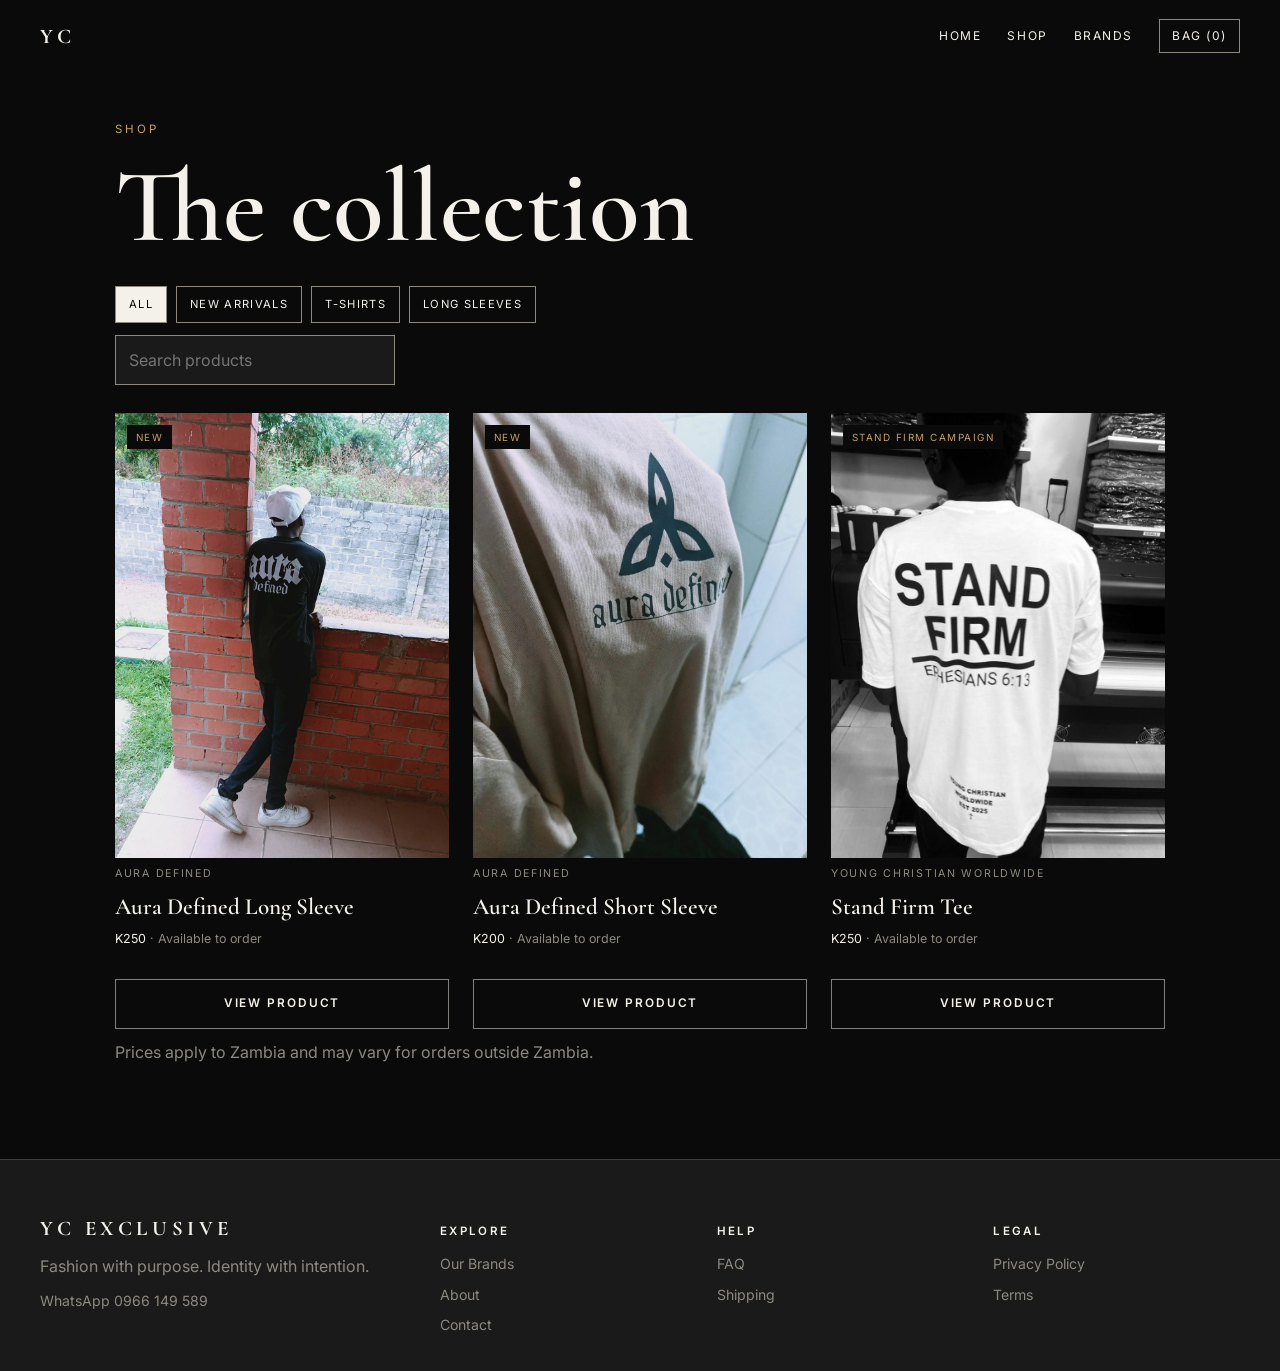
<file: pages/shop.html>
<!DOCTYPE html>
<html lang="en">

<head>
    <meta charset="UTF-8">
    <base href="../pages/">
    <meta name="viewport" content="width=device-width, initial-scale=1">
    <title>Shop | YC EXCLUSIVE</title>
    <link rel="preconnect" href="https://fonts.googleapis.com">
    <link rel="preconnect" href="https://fonts.gstatic.com" crossorigin>
    <link
        href="https://fonts.googleapis.com/css2?family=Cormorant+Garamond:wght@500;600;700&family=Inter:wght@400;500;600&display=swap"
        rel="stylesheet">
    <link rel="stylesheet" href="../styles.css">
</head>

<body>
    <header class="site-header">
        <div class="wrap nav"><a class="wordmark" href="../index.html">YC</a>
            <nav aria-label="Main navigation"><a href="../index.html">Home</a><a href="shop.html">Shop</a><a
                    href="brands.html">Brands</a><a class="bag-link" href="cart.html">Bag (<span
                        data-cart-count>0</span>)</a></nav>
        </div>
    </header>
    <main class="page-main">
        <div class="wrap"><span class="eyebrow">Shop</span>
            <h1>The collection</h1>
            <div class="filters" data-filters><button class="filter active"
                    data-category-filter="All">All</button><button class="filter"
                    data-category-filter="New Arrivals">New Arrivals</button><button class="filter"
                    data-category-filter="T-Shirts">T-Shirts</button><button class="filter"
                    data-category-filter="Long Sleeves">Long Sleeves</button></div><input class="search" type="search"
                placeholder="Search products" aria-label="Search products" data-search>
            <div class="product-grid" data-shop-grid></div>
            <p class="muted">Prices apply to Zambia and may vary for orders outside Zambia.</p>
        </div>
    </main>
    <footer class="site-footer">
        <div class="wrap footer-grid">
            <div><a class="wordmark" href="../index.html">YC EXCLUSIVE</a>
                <p class="muted">Fashion with purpose. Identity with intention.</p><a
                    href="https://wa.me/260966149589">WhatsApp 0966 149 589</a>
            </div>
            <div>
                <h3>Explore</h3><a href="brands.html">Our Brands</a><a href="about.html">About</a><a
                    href="contact.html">Contact</a>
            </div>
            <div>
                <h3>Help</h3><a href="faq.html">FAQ</a><a href="shipping.html">Shipping</a>
            </div>
            <div>
                <h3>Legal</h3><a href="privacy.html">Privacy Policy</a><a href="terms.html">Terms</a>
            </div>
        </div>
    </footer>
    <script src="../app.js" defer></script>
</body>

</html>
</file>
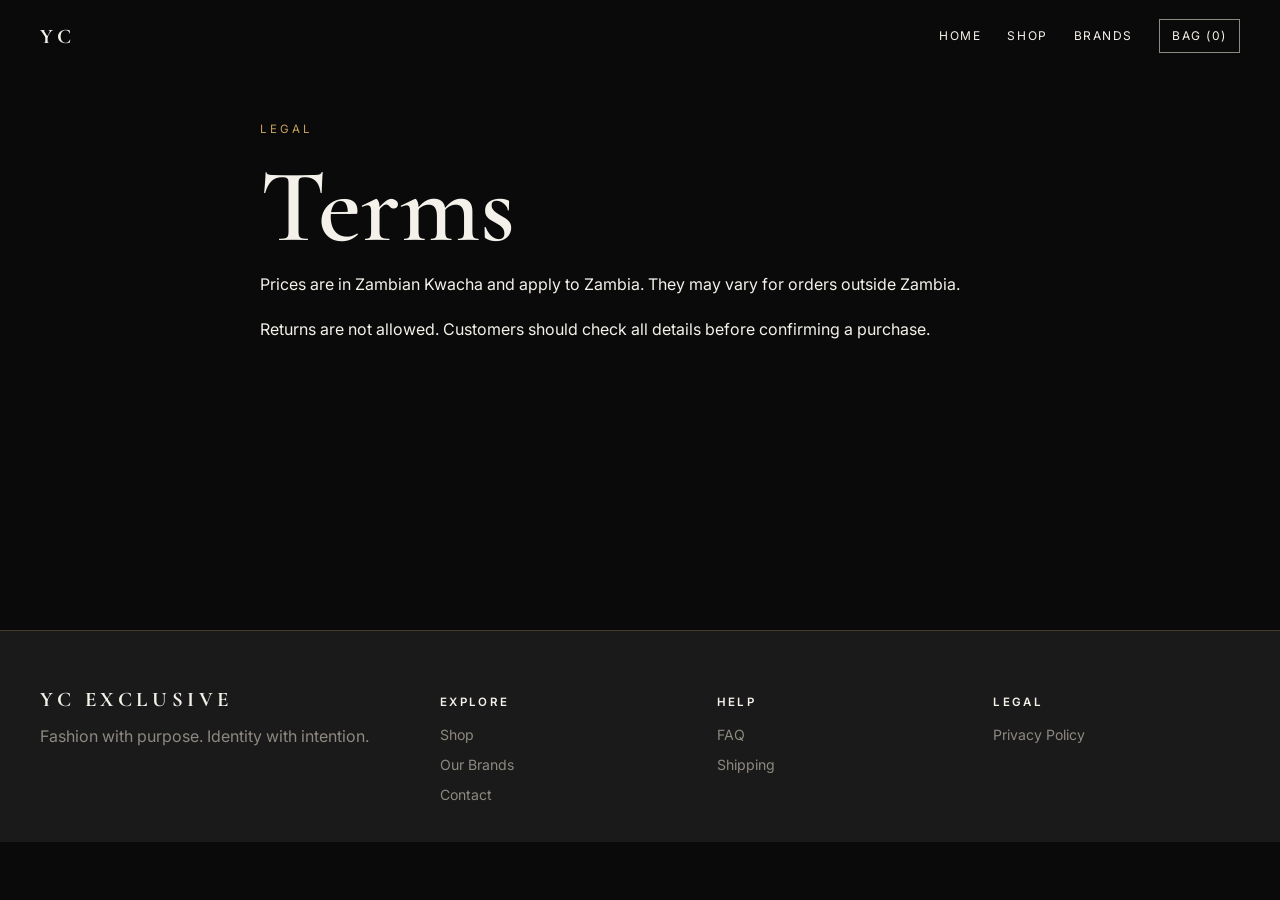
<file: pages/terms.html>
<!DOCTYPE html>
<html lang="en">

<head>
    <meta charset="UTF-8">
    <base href="../pages/">
    <meta name="viewport" content="width=device-width, initial-scale=1">
    <title>Terms | YC EXCLUSIVE</title>
    <link rel="stylesheet" href="../styles.css">
</head>

<body>
    <header class="site-header">
        <div class="wrap nav"><a class="wordmark" href="../index.html">YC</a>
            <nav><a href="../index.html">Home</a><a href="shop.html">Shop</a><a href="brands.html">Brands</a><a
                    class="bag-link" href="cart.html">Bag (<span data-cart-count>0</span>)</a></nav>
        </div>
    </header>
    <main class="page-main">
        <div class="wrap narrow"><span class="eyebrow">Legal</span>
            <h1>Terms</h1>
            <p>Prices are in Zambian Kwacha and apply to Zambia. They may vary for orders outside Zambia.</p>
            <p>Returns are not allowed. Customers should check all details before confirming a purchase.</p>
        </div>
    </main>
    <footer class="site-footer">
        <div class="wrap footer-grid">
            <div><a class="wordmark" href="../index.html">YC EXCLUSIVE</a>
                <p class="muted">Fashion with purpose. Identity with intention.</p>
            </div>
            <div>
                <h3>Explore</h3><a href="shop.html">Shop</a><a href="brands.html">Our Brands</a><a
                    href="contact.html">Contact</a>
            </div>
            <div>
                <h3>Help</h3><a href="faq.html">FAQ</a><a href="shipping.html">Shipping</a>
            </div>
            <div>
                <h3>Legal</h3><a href="privacy.html">Privacy Policy</a>
            </div>
        </div>
    </footer>
    <script src="../app.js" defer></script>
</body>

</html>
</file>
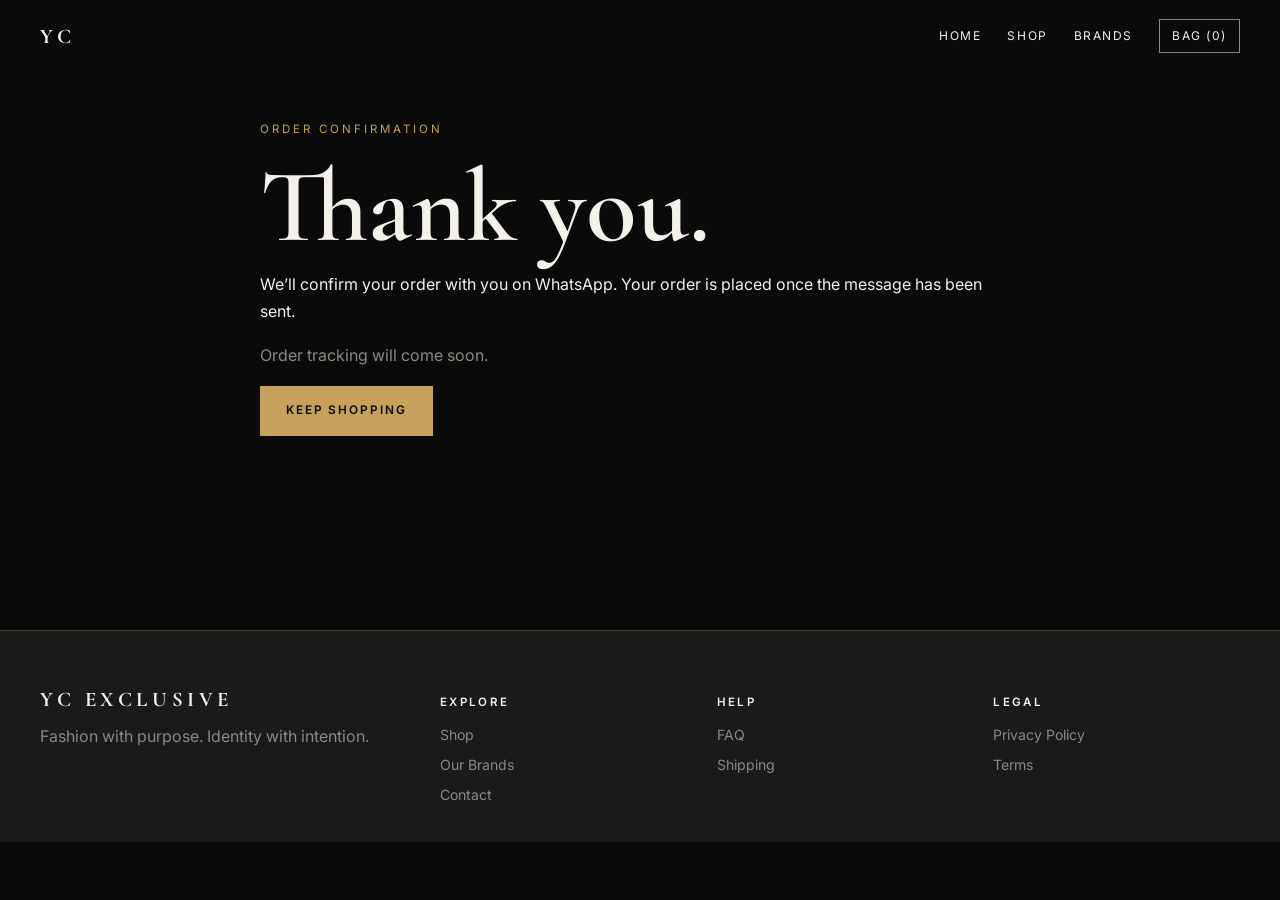
<file: pages/thank-you.html>
<!DOCTYPE html>
<html lang="en">

<head>
    <meta charset="UTF-8">
    <base href="../pages/">
    <meta name="viewport" content="width=device-width, initial-scale=1">
    <title>Thank You | YC EXCLUSIVE</title>
    <link rel="stylesheet" href="../styles.css">
</head>

<body>
    <header class="site-header">
        <div class="wrap nav"><a class="wordmark" href="../index.html">YC</a>
            <nav><a href="../index.html">Home</a><a href="shop.html">Shop</a><a href="brands.html">Brands</a><a
                    class="bag-link" href="cart.html">Bag (<span data-cart-count>0</span>)</a></nav>
        </div>
    </header>
    <main class="page-main">
        <div class="wrap narrow"><span class="eyebrow">Order confirmation</span>
            <h1>Thank you.</h1>
            <p>We’ll confirm your order with you on WhatsApp. Your order is placed once the message has been sent.</p>
            <p class="muted">Order tracking will come soon.</p><a class="button" href="shop.html">Keep shopping</a>
        </div>
    </main>
    <footer class="site-footer">
        <div class="wrap footer-grid">
            <div><a class="wordmark" href="../index.html">YC EXCLUSIVE</a>
                <p class="muted">Fashion with purpose. Identity with intention.</p>
            </div>
            <div>
                <h3>Explore</h3><a href="shop.html">Shop</a><a href="brands.html">Our Brands</a><a
                    href="contact.html">Contact</a>
            </div>
            <div>
                <h3>Help</h3><a href="faq.html">FAQ</a><a href="shipping.html">Shipping</a>
            </div>
            <div>
                <h3>Legal</h3><a href="privacy.html">Privacy Policy</a><a href="terms.html">Terms</a>
            </div>
        </div>
    </footer>
    <script src="../app.js" defer></script>
</body>

</html>
</file>
<file: styles.css>
@import url("https://fonts.googleapis.com/css2?family=Cormorant+Garamond:wght@500;600;700&family=Inter:wght@400;500;600&display=swap");
:root{--black:#0a0a0a;--ivory:#f4f1ea;--charcoal:#1a1a1a;--gold:#c6a15b;--muted:#8d8981;--serif:"Cormorant Garamond",Georgia,serif;--sans:Inter,system-ui,sans-serif}
*{box-sizing:border-box;margin:0;padding:0}
html{scroll-behavior:smooth}
body{background:var(--black);color:var(--ivory);font:400 1rem/1.65 var(--sans);-webkit-font-smoothing:antialiased}
img{display:block;max-width:100%}
a{color:inherit}
button,input,select{font:inherit}
button,a{touch-action:manipulation}
:focus-visible{outline:2px solid var(--gold);outline-offset:3px}
.wrap{width:min(1200px,100% - 44px);margin-inline:auto}
.section{padding:84px 0}
.charcoal{background:var(--charcoal)}
.ivory{background:var(--ivory);color:var(--black)}
h1,h2,h3{font-family:var(--serif);font-weight:600;line-height:1.04}
h1{font-size:clamp(3.2rem,9vw,6.5rem)}
h2{font-size:clamp(2.2rem,5.5vw,3.8rem);margin:0 0 18px}
.eyebrow{display:block;color:var(--gold);font-size:.72rem;letter-spacing:.26em;text-transform:uppercase;margin-bottom:14px}
.muted{color:var(--muted)}
.ivory .muted{color:#6b675f}
.intro{max-width:58ch}
.site-header{position:fixed;z-index:5;inset:0 0 auto;background:transparent}
.nav{height:72px;display:flex;align-items:center;justify-content:space-between}
.wordmark{text-decoration:none;font:700 1.3rem var(--serif);letter-spacing:.22em}
.nav nav{display:flex;align-items:center;gap:26px}
.nav nav a{text-decoration:none;font-size:.75rem;letter-spacing:.13em;text-transform:uppercase}
.nav nav a:hover,.site-footer a:hover{color:var(--gold)}
.bag-link{border:1px solid var(--muted);padding:6px 12px}
.hero{position:relative;min-height:94svh;display:flex;align-items:flex-end;overflow:hidden;padding:125px 0 72px}
.hero:after{content:"";position:absolute;inset:0;background:linear-gradient(180deg,rgba(10,10,10,.45),rgba(10,10,10,.25) 40%,var(--black))}
.hero-image{position:absolute;inset:0;width:100%;height:100%;object-fit:cover;object-position:center 25%;filter:grayscale(1) contrast(1.1) brightness(.55)}
.hero-content{position:relative;z-index:1}
.hero-mark{width:145px;margin-bottom:20px;mix-blend-mode:screen}
.hero-content p{font-size:1.15rem;margin:18px 0 28px}
.actions{display:flex;flex-wrap:wrap;gap:12px}
.button{display:inline-block;border:1px solid var(--gold);padding:14px 25px;background:var(--gold);color:var(--black);text-decoration:none;text-align:center;font-size:.74rem;font-weight:600;letter-spacing:.16em;text-transform:uppercase;transition:.2s}
.button:hover{background:transparent;color:var(--gold)}
.button.outline{background:transparent;color:var(--ivory);border-color:rgba(244,241,234,.5)}
.button.outline:hover{color:var(--gold);border-color:var(--gold)}
.brand-cards{display:grid;grid-template-columns:repeat(2,minmax(0,1fr));gap:20px;margin-top:38px}
.brand-card{min-height:440px;position:relative;display:flex;align-items:flex-end;overflow:hidden;padding:28px;text-decoration:none;border:1px solid rgba(198,161,91,.25)}
.brand-card:after{content:"";position:absolute;inset:0;background:linear-gradient(180deg,transparent 28%,rgba(10,10,10,.9))}
.brand-card>img{position:absolute;inset:0;width:100%;height:100%;object-fit:cover;transition:transform .8s}
.brand-card:hover>img{transform:scale(1.04)}
.brand-card-copy{position:relative;z-index:1;display:grid;gap:5px}
.brand-card-copy strong{font:600 clamp(2rem,4vw,3.1rem)/1 var(--serif)}
.brand-card-copy .aura{color:var(--gold);letter-spacing:.12em;text-transform:uppercase}
.brand-card-copy span{font-size:.7rem;letter-spacing:.2em;text-transform:uppercase}
.split{display:grid;grid-template-columns:1fr 1fr;gap:56px;align-items:center}
.mosaic{display:grid;grid-template-columns:1.1fr 1fr;grid-template-rows:1fr 1fr;gap:8px;aspect-ratio:1}
.mosaic img{width:100%;height:100%;object-fit:cover}
.mosaic img:first-child{grid-row:1/3}
.price-note{margin:20px 0 26px}
.product-grid{display:grid;grid-template-columns:repeat(3,minmax(0,1fr));gap:24px;margin-top:28px}
.product-card .product-photo{display:block;position:relative;aspect-ratio:3/4;overflow:hidden;background:var(--charcoal)}
.product-card .product-photo img{width:100%;height:100%;object-fit:cover;transition:transform .5s}
.product-card .product-photo:hover img{transform:scale(1.035)}
.product-card h3{font-size:1.45rem;margin:10px 0 2px}
.product-card p{font-size:.78rem}
.product-card .brand-label{font-size:.67rem;letter-spacing:.16em;text-transform:uppercase;color:var(--muted)}
.tag{position:absolute;top:12px;left:12px;padding:4px 9px;background:var(--black);color:var(--gold);font-size:.62rem;letter-spacing:.15em;text-transform:uppercase}
.product-card .button{width:100%;margin-top:12px}
.section-action{margin-top:24px}
.values{display:grid;grid-template-columns:repeat(4,1fr);gap:18px;margin-top:34px}
.values div{border-top:1px solid var(--gold);padding-top:12px}
.values strong{display:block;font:600 1.5rem var(--serif)}
.values span{font-size:.88rem}
.feature-image{width:100%}
.campaign{min-height:74svh;position:relative;display:grid;place-items:center;text-align:center;overflow:hidden}
.campaign:after{content:"";position:absolute;inset:0;background:rgba(0,0,0,.48)}
.campaign img{position:absolute;inset:0;width:100%;height:100%;object-fit:cover}
.campaign div{position:relative;z-index:1;padding:22px}
.campaign h2{font-size:clamp(2.8rem,7vw,5.5rem)}
.site-footer{padding:56px 0 28px;background:var(--charcoal);border-top:1px solid rgba(198,161,91,.25)}
.footer-grid{display:grid;grid-template-columns:1.5fr repeat(3,1fr);gap:30px}
.site-footer h3{font:600 .72rem var(--sans);letter-spacing:.2em;text-transform:uppercase;margin:8px 0 14px}
.site-footer p{margin:10px 0}
.site-footer a:not(.wordmark){display:block;width:fit-content;margin:7px 0;color:var(--muted);text-decoration:none;font-size:.88rem}
.copyright{margin-top:38px;color:var(--muted);font-size:.8rem}
.page-main{min-height:70svh;padding:120px 0 76px}
.page-main>.wrap{max-width:1050px}
.page-main p{margin:10px 0 18px}
.page-main .narrow{max-width:760px}
.contact-details{display:grid;gap:0;margin-top:30px;border-top:1px solid rgba(198,161,91,.45)}
.contact-details p{display:grid;grid-template-columns:110px 1fr;gap:18px;margin:0;padding:16px 0;border-bottom:1px solid rgba(198,161,91,.25)}
.contact-details strong{color:var(--gold);font-size:.72rem;letter-spacing:.14em;text-transform:uppercase}
.contact-details a{text-decoration-color:rgba(244,241,234,.35);text-underline-offset:4px;overflow-wrap:anywhere}
.contact-details a:hover{color:var(--gold)}
.filters{display:flex;flex-wrap:wrap;gap:9px;margin:25px 0 12px}
.filter{padding:8px 13px;background:transparent;color:var(--ivory);border:1px solid var(--muted);font-size:.7rem;letter-spacing:.12em;text-transform:uppercase;cursor:pointer}
.filter.active{background:var(--ivory);color:var(--black)}
.search{width:min(100%,280px);padding:11px 13px;background:var(--charcoal);color:var(--ivory);border:1px solid var(--muted)}
.product-detail{display:grid;grid-template-columns:1.15fr 1fr;gap:44px;align-items:start}
.product-detail>img{width:100%}
.product-detail .button{width:100%;margin:12px 0}
.product-detail select{width:100%;padding:12px;background:var(--charcoal);color:var(--ivory);border:1px solid var(--muted);margin:8px 0 16px}
.cart-row{display:grid;grid-template-columns:90px 1fr auto;gap:18px;align-items:center;padding:16px 0;border-bottom:1px solid #444}
.cart-row img{width:90px;aspect-ratio:3/4;object-fit:cover}
.cart-row button{border:0;background:none;color:var(--muted);text-decoration:underline;cursor:pointer}
.cart-total{display:flex;justify-content:space-between;margin:22px 0;font-size:1.15rem}
.empty{padding:24px 0}
.checkout-form{display:grid;gap:14px;margin-top:24px}
.checkout-form label{display:grid;gap:6px;font-size:.88rem}
.checkout-form input,.checkout-form select,.checkout-form textarea{width:100%;padding:12px 13px;background:var(--charcoal);color:var(--ivory);border:1px solid var(--muted);border-radius:0}
.checkout-form textarea{min-height:100px;resize:vertical}
.order-handoff{margin-top:28px;padding:24px;border:1px solid rgba(198,161,91,.55)}
.order-handoff .button{margin:8px 0 18px}
.order-handoff label{display:block;margin:4px 0 8px}
.order-handoff textarea{display:block;width:100%;min-height:150px;padding:12px;background:var(--charcoal);color:var(--ivory);border:1px solid var(--muted);resize:vertical}
@media(max-width:800px){.section{padding:62px 0}.split,.product-detail{grid-template-columns:1fr;gap:30px}.footer-grid{grid-template-columns:1fr 1fr}.brand-card{min-height:350px}.product-grid{grid-template-columns:repeat(2,minmax(0,1fr))}.values{grid-template-columns:1fr 1fr}.nav nav{gap:14px}.nav nav a{font-size:.66rem}}
@media(max-width:520px){.wrap{width:min(100% - 32px,1200px)}.nav{height:64px}.nav nav{gap:9px}.nav nav a{font-size:.58rem;letter-spacing:.06em}.nav nav a:first-child,.nav nav a:nth-child(3){display:none}.brand-cards,.product-grid{grid-template-columns:1fr}.brand-card{min-height:400px}.footer-grid{gap:20px}.hero{min-height:88svh}.cart-row{grid-template-columns:66px 1fr auto;gap:12px}.cart-row img{width:66px}}
@media(prefers-reduced-motion:reduce){*,*::before,*::after{scroll-behavior:auto!important;transition:none!important}}
</file>
